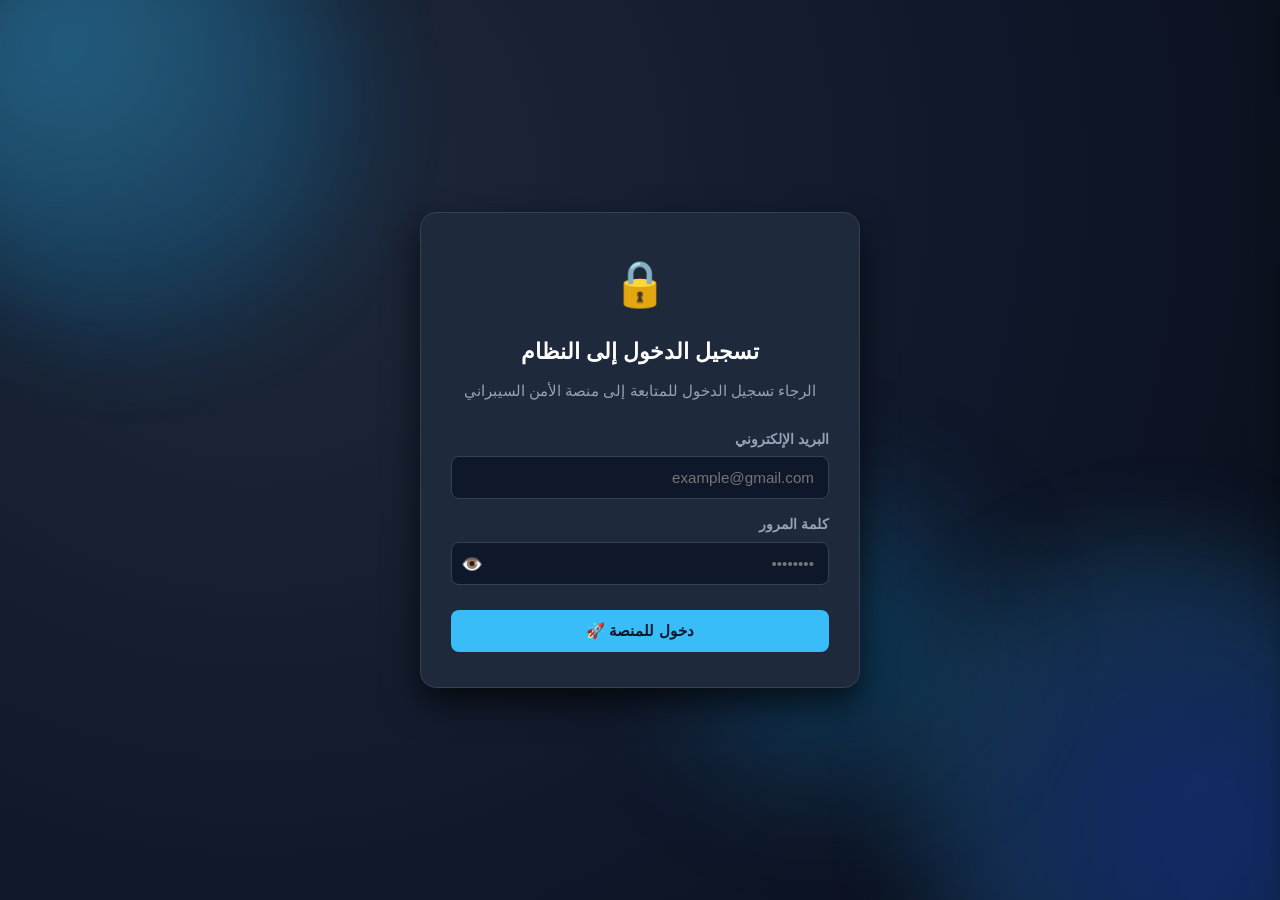
<file: index.html>
<!DOCTYPE html>
<html lang="ar" dir="rtl" id="htmlRoot">
<head>
    <meta charset="UTF-8">
    <meta name="viewport" content="width=device-width, initial-scale=1.0">
    <title data-i18n="pageTitle">نظام التوعية والتدريب في مجال الأمن السيبراني</title>
    <link rel="stylesheet" href="style.css">
    <style>
        /* تثبيت زر اللغة وزر القائمة أثناء التمرير (مثل صفحة الفصل الأول) */
        #mainDashboard.fade-in {
            animation: fadeInDashboard 0.8s ease backwards;
        }
    </style>
</head>
<body>

    <!-- نافذة تسجيل الدخول -->
    <div id="authGate" class="cyber-modal-overlay">
        <div class="liquid-bg">
            <div class="blob blob-1"></div>
            <div class="blob blob-2"></div>
            <div class="blob blob-3"></div>
        </div>
        <div class="cyber-auth-card">
            <div class="card-icon">🔒</div>
            <h2 data-i18n="loginTitle">تسجيل الدخول إلى النظام</h2>
            <p class="card-sub" data-i18n="loginSub">الرجاء تسجيل الدخول للمتابعة إلى منصة الأمن السيبراني</p>
            
            <form id="loginForm" onsubmit="handleLogin(event)">
                <div class="input-group">
                    <label for="emailInput" data-i18n="emailLabel">البريد الإلكتروني</label>
                    <input type="email" id="emailInput" placeholder="example@gmail.com" autocomplete="email" required>
                </div>

                <div class="input-group">
                    <label for="passwordInput" data-i18n="passwordLabel">كلمة المرور</label>
                    <div class="password-wrapper">
                        <input type="password" id="passwordInput" placeholder="••••••••" autocomplete="current-password" required>
                        <button type="button" class="eye-btn" onclick="togglePasswordVisibility()">👁️</button>
                    </div>
                </div>

                <div id="loginError" class="error-message" style="display: none;" data-i18n="errorMsg">
                    ⚠️ عذراً، يجب أن ينتهي البريد الإلكتروني بـ @gmail.com
                </div>

                <button type="submit" class="cyber-btn primary-btn" data-i18n="loginBtn">
                    دخول للمنصة 🚀
                </button>
            </form>
        </div>
    </div>

    <!-- القائمة الجانبية العائمة -->
    <div id="sidebarOverlay" class="sidebar-overlay" onclick="toggleSidebar()"></div>
    <aside id="cyberSidebar" class="cyber-sidebar">
        <div class="sidebar-header">
            <h3 data-i18n="sidebarTitle">قائمة التنقل</h3>
            <button class="close-sidebar" onclick="toggleSidebar()">✕</button>
        </div>
        <div class="sidebar-user-info">
            <span id="sidebarUserText">المستخدم: زائر</span>
        </div>
        <ul class="sidebar-links">
            <li><a href="#" onclick="toggleSidebar()" data-i18n="menuHome">🏠 الرئيسية ولوحة التحكم</a></li>
            
            <li class="has-dropdown">
                <button class="dropdown-btn" onclick="toggleDropdown(this)">
                    <span data-i18n="menuSettings">🔐 الإعدادات</span>
                    <span class="arrow-icon">▼</span>
                </button>
                <div class="dropdown-container">
                    <a href="#" onclick="openGeneralSettings(); toggleSidebar();" data-i18n="menuGenSettings">⚙️ الإعدادات العامة</a>
                    <a href="#" onclick="openUsersManagement(); toggleSidebar();" data-i18n="menuUsers">👥 إدارة المستخدمين</a>
                </div>
            </li>

            <li class="sidebar-logout"><a href="#" onclick="handleLogout(); toggleSidebar();" data-i18n="menuLogout">🚪 تسجيل الخروج</a></li>
        </ul>
    </aside>

    <!-- نافذة الإعدادات العامة -->
    <div id="generalSettingsModal" class="sub-modal-overlay" style="display: none;">
        <div class="sub-modal-card">
            <div class="sub-modal-header">
                <h3 data-i18n="settingsModalTitle">⚙️ الإعدادات العامة للنظام</h3>
                <button onclick="closeGeneralSettings()">✕</button>
            </div>
            <div class="settings-body">
                <div class="setting-item">
                    <div class="setting-info">
                        <h4 data-i18n="themeTitle">الوضع الفاتح</h4>
                        <p data-i18n="themeDesc">تفعيل المظهر الفاتح للمنصة</p>
                    </div>
                    <label class="switch">
                        <input type="checkbox" id="themeToggleSwitch">
                        <span class="slider round"></span>
                    </label>
                </div>
                <div class="setting-item">
                    <div class="setting-info">
                        <h4 data-i18n="backupTitle">النسخ الاحتياطي التلقائي</h4>
                        <p data-i18n="backupDesc">حفظ جلسة الدخول وتخطي شاشة الدخول تلقائياً</p>
                    </div>
                    <label class="switch">
                        <input type="checkbox" id="backupToggleSwitch" checked>
                        <span class="slider round"></span>
                    </label>
                </div>
            </div>
            <button class="primary-btn" onclick="applyAndSaveSettings()" style="margin-top: 20px;" data-i18n="saveBtn">حفظ وإغلاق</button>
        </div>
    </div>

    <!-- نافذة إدارة المستخدمين -->
    <div id="usersModal" class="sub-modal-overlay" style="display: none;">
        <div class="sub-modal-card wide-card">
            <div class="sub-modal-header">
                <h3 data-i18n="usersModalTitle">👥 إدارة المستخدمين والصلاحيات</h3>
                <button onclick="closeUsersManagement()">✕</button>
            </div>
            <div class="users-table-container">
                <table class="users-table">
                    <thead>
                        <tr>
                            <th data-i18n="tableUser">اسم المستخدم</th>
                            <th data-i18n="tableStatus">الحالة</th>
                            <th data-i18n="tableAction">الإجراء</th>
                        </tr>
                    </thead>
                    <tbody>
                        <tr>
                            <td id="tableUsernameCell">admin</td>
                            <td><span class="status-active" data-i18n="activeStatus">نشط</span></td>
                            <td><button class="edit-btn" onclick="editCurrentActiveUser()" data-i18n="editBtn">تعديل</button></td>
                        </tr>
                    </tbody>
                </table>
            </div>
            <button class="primary-btn" onclick="closeUsersManagement()" style="margin-top: 20px;" data-i18n="closeBtn">إغلاق</button>
        </div>
    </div>

    <!-- المنصة الرئيسية -->
    <div id="mainDashboard" style="display: none;">
        <div class="top-controls">
            <button class="menu-toggle-btn" onclick="toggleSidebar()" aria-label="القائمة">
                <span></span>
                <span></span>
                <span></span>
            </button>
            <button class="lang-switch-btn" onclick="toggleLanguage()">🌐 EN / AR</button>
        </div>

        <header class="header">
            <!-- أنميشن النيازك السيبرانية المستمرة في خلفية الهيدر -->
            <div class="meteors-container">
                <span class="meteor"></span>
                <span class="meteor"></span>
                <span class="meteor"></span>
                <span class="meteor"></span>
                <span class="meteor"></span>
                <span class="meteor"></span>
                <span class="meteor"></span>
                <span class="meteor"></span>
                <span class="meteor"></span>
                <span class="meteor"></span>
            </div>

            <div class="university-header">
                <div class="logo-box">
                    <img src="logo.png" alt="شعار الجامعة" class="uni-logo">
                </div>
                <div class="info-text">
                    <h3 data-i18n="uni1">وزارة التعليم العالي والبحث العلمي</h3>
                    <h4 data-i18n="uni2">جامعة الفرات الأوسط التقنية</h4>
                    <h4 data-i18n="uni3">كلية البوليتكنك - كربلاء</h4>
                    <h5 data-i18n="uni4">قسم هندسة تكنولوجيا المعلومات</h5>
                </div>
            </div>

            <hr class="header-divider">

            <h1 class="main-title" data-i18n="mainTitle">نظام التوعية والتدريب في مجال الأمن السيبراني</h1>
            <p class="subtitle" data-i18n="subTitle">منصة رقمية تفاعلية لبناء الوعي الأمني والدفاع السيبراني</p>
        </header>

        <main class="main-content">
            <section class="intro-card">
                <div class="supervision-box">
                    <p><strong data-i18n="supervisionLabel">👨‍🏫 إشراف:</strong> <span data-i18n="supervisorName">م.م. حسن صلاح الحسيني</span></p>
                    <p><strong data-i18n="studentsLabel">👥 إعداد طلاب هندسة تكنولوجيا المعلومات:</strong> <span data-i18n="studentsNames">علي محمد جبار | علي رحمن حسن | علي مرتضى عمار | غدير علاء حمزه | مؤمل سعدي عزيز</span></p>
                </div>
                <hr class="supervision-divider">

                <h2 class="centered-title" data-i18n="introHeading">المقدمة</h2>
                <p class="project-goal" data-i18n="introText">
                    يأتي هذا المشروع كخطوة استراتيجية متقدمة في مجال أمن المعلومات وحماية البيانات الرقمية في ظل التطور المتسارع للهجمات السيبرانية واستهداف البنى التحتية والمؤسسات والأفراد. يهدف هذا النظام الأساسي إلى نشر ثقافة الوعي السيبراني الشامل، وتعزيز القدرات الدفاعية ضد التهديدات الإلكترونية المتنوعة مثل هجمات التصيد الاحتيالي، الهندسة الاجتماعية، البرمجيات الخبيثة، وأساليب الاختراق المتقدمة. كما يوفر النظام بيئة تعليمية وتدريبية تفاعلية ومحاكاة حية تُمكّن المستخدمين من اكتشاف الثغرات وتطبيق أفضل الممارسات العالمية في إدارة كلمات المرور وتأمين الحسابات الرقمية بكفاءة عالية، ليكون بمثابة حصن رقمي يسهم في بناء مجتمع واعٍ وقادر على مواجهة التحديات التكنولوجية المعاصرة بأمان تام.
                </p>
            </section>

            <h2 class="section-heading" data-i18n="modulesHeading">📚 محاور النظام والوحدات التدريبية</h2>
            <section class="features-grid">
                <a href="chapter1.html" class="feature-card-link">
                    <div class="feature-box">
                        <div class="box-icon">🛡️</div>
                        <h3 data-i18n="mod1Title">أساسيات الأمن السيبراني</h3>
                        <p data-i18n="mod1Desc">تعرف على المفاهيم الأساسية، التهديدات والمخاطر الإلكترونية وكيفية تجنبها للحد من الهجمات.</p>
                    </div>
                </a>
                <a href="chapter2.html" class="feature-card-link">
                    <div class="feature-box">
                        <div class="box-icon">🎣</div>
                        <h3 data-i18n="mod2Title">كشف التصيد الاحتيالي</h3>
                        <p data-i18n="mod2Desc">تمارين عملية لاكتشاف الرسائل المزيفة والروابط المشبوهة قبل الوقوع ضحية للهندسة الاجتماعية.</p>
                    </div>
                </a>
                <a href="chapter3.html" class="feature-card-link">
                    <div class="feature-box">
                        <div class="box-icon">🔑</div>
                        <h3 data-i18n="mod3Title">كلمات المرور والمصادقة</h3>
                        <p data-i18n="mod3Desc">تعلم كيفية إنشاء كلمات مرور معقدة وتفعيل المصادقة الثنائية (2FA) لحماية حساباتك الحساسة.</p>
                    </div>
                </a>
                <a href="chapter4.html" class="feature-card-link">
                    <div class="feature-box">
                        <div class="box-icon">🦠</div>
                        <h3 data-i18n="mod4Title">البرمجيات الخبيثة وفيروسات الفدية</h3>
                        <p data-i18n="mod4Desc">فهم آليات عمل الفيروسات المدمرة، ملفات التروجان، وكيفية حماية الأنظمة واستعادة البيانات.</p>
                    </div>
                </a>
                <a href="chapter5.html" class="feature-card-link">
                    <div class="feature-box">
                        <div class="box-icon">🌐</div>
                        <h3 data-i18n="mod5Title">أمن الشبكات وحمايتها</h3>
                        <p data-i18n="mod5Desc">دراسة جدران الحماية (Firewalls)، تأمين الاتصالات اللاسلكية، وكشف التسلل الرقمي المبكر.</p>
                    </div>
                </a>
                <a href="chapter6.html" class="feature-card-link">
                    <div class="feature-box">
                        <div class="box-icon">📂</div>
                        <h3 data-i18n="mod6Title">حماية البيانات</h3>
                        <p data-i18n="mod6Desc">تصنيف المعلومات وحفظها ومشاركتها بصورة آمنة ومنع تسريبها.</p>
                    </div>
                </a>
                <a href="chapter7.html" class="feature-card-link">
                    <div class="feature-box">
                        <div class="box-icon">💾</div>
                        <h3 data-i18n="mod7Title">النسخ الاحتياطي</h3>
                        <p data-i18n="mod7Desc">إعداد النسخ الاحتياطية واختبار استعادة البيانات لمواجهة الحالات الطارئة.</p>
                    </div>
                </a>
                <a href="chapter8.html" class="feature-card-link">
                    <div class="feature-box">
                        <div class="box-icon">📱</div>
                        <h3 data-i18n="mod8Title">أمن الأجهزة</h3>
                        <p data-i18n="mod8Desc">التحديثات الأمنية ومكافحة البرمجيات الخبيثة وتأمين الأجهزة الشخصية.</p>
                    </div>
                </a>
                <a href="chapter9.html" class="feature-card-link">
                    <div class="feature-box">
                        <div class="box-icon">🤖</div>
                        <h3 data-i18n="mod9Title">الذكاء الاصطناعي والأمن السيبراني</h3>
                        <p data-i18n="mod9Desc">حماية البيانات عند استخدام أدوات الذكاء الاصطناعي والتعامل مع تقنياته.</p>
                    </div>
                </a>
                <a href="chapter10.html" class="feature-card-link">
                    <div class="feature-box">
                        <div class="box-icon">🚨</div>
                        <h3 data-i18n="mod10Title">الاستجابة للحوادث</h3>
                        <p data-i18n="mod10Desc">الإبلاغ عن الحوادث الأمنية والتعامل معها بالطرق الصحيحة.</p>
                    </div>
                </a>
                <a href="chapter11.html" class="feature-card-link">
                    <div class="feature-box">
                        <div class="box-icon">🏢</div>
                        <h3 data-i18n="mod11Title">الأمن السيبراني في بيئة العمل</h3>
                        <p data-i18n="mod11Desc">الالتزام بالسياسات والتعليمات الأمنية المؤسسية بحرفية عالية.</p>
                    </div>
                </a>
                <a href="final_exam.html" class="feature-card-link">
                    <div class="feature-box">
                        <div class="box-icon">🏆</div>
                        <h3 data-i18n="mod12Title">الاختبار النهائي وتقييم الوعي</h3>
                        <p data-i18n="mod12Desc">اختبر معلوماتك ومهاراتك السيبرانية التي اكتسبتها عبر الوحدات التدريبية السابقة.</p>
                    </div>
                </a>
            </section>
        </main>

        <footer class="footer">
            <p data-i18n="footerText">جميع حقوق الطبع والنشر محفوظة © 2027 | نظام التوعية والتدريب في مجال الأمن السيبراني</p>
        </footer>
    </div>

    <script src="script.js"></script>
</body>
</html>
</file>
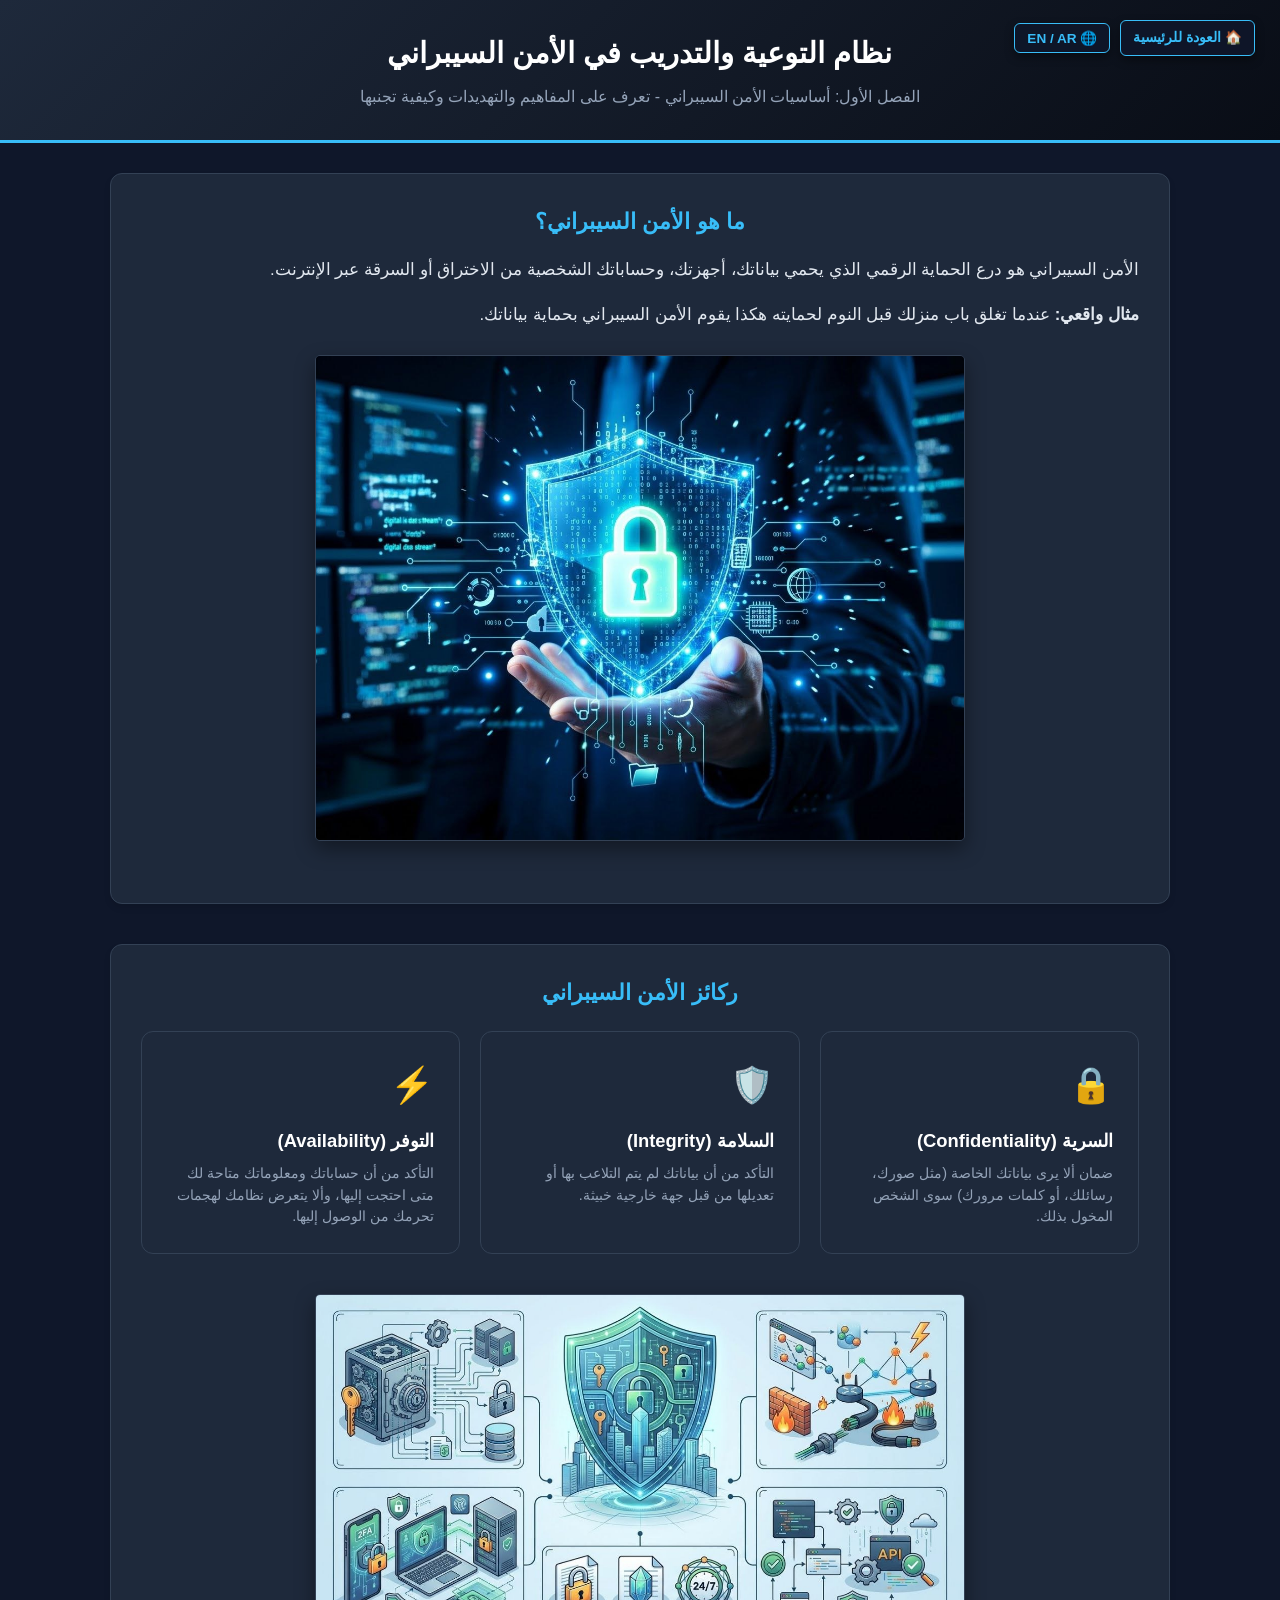
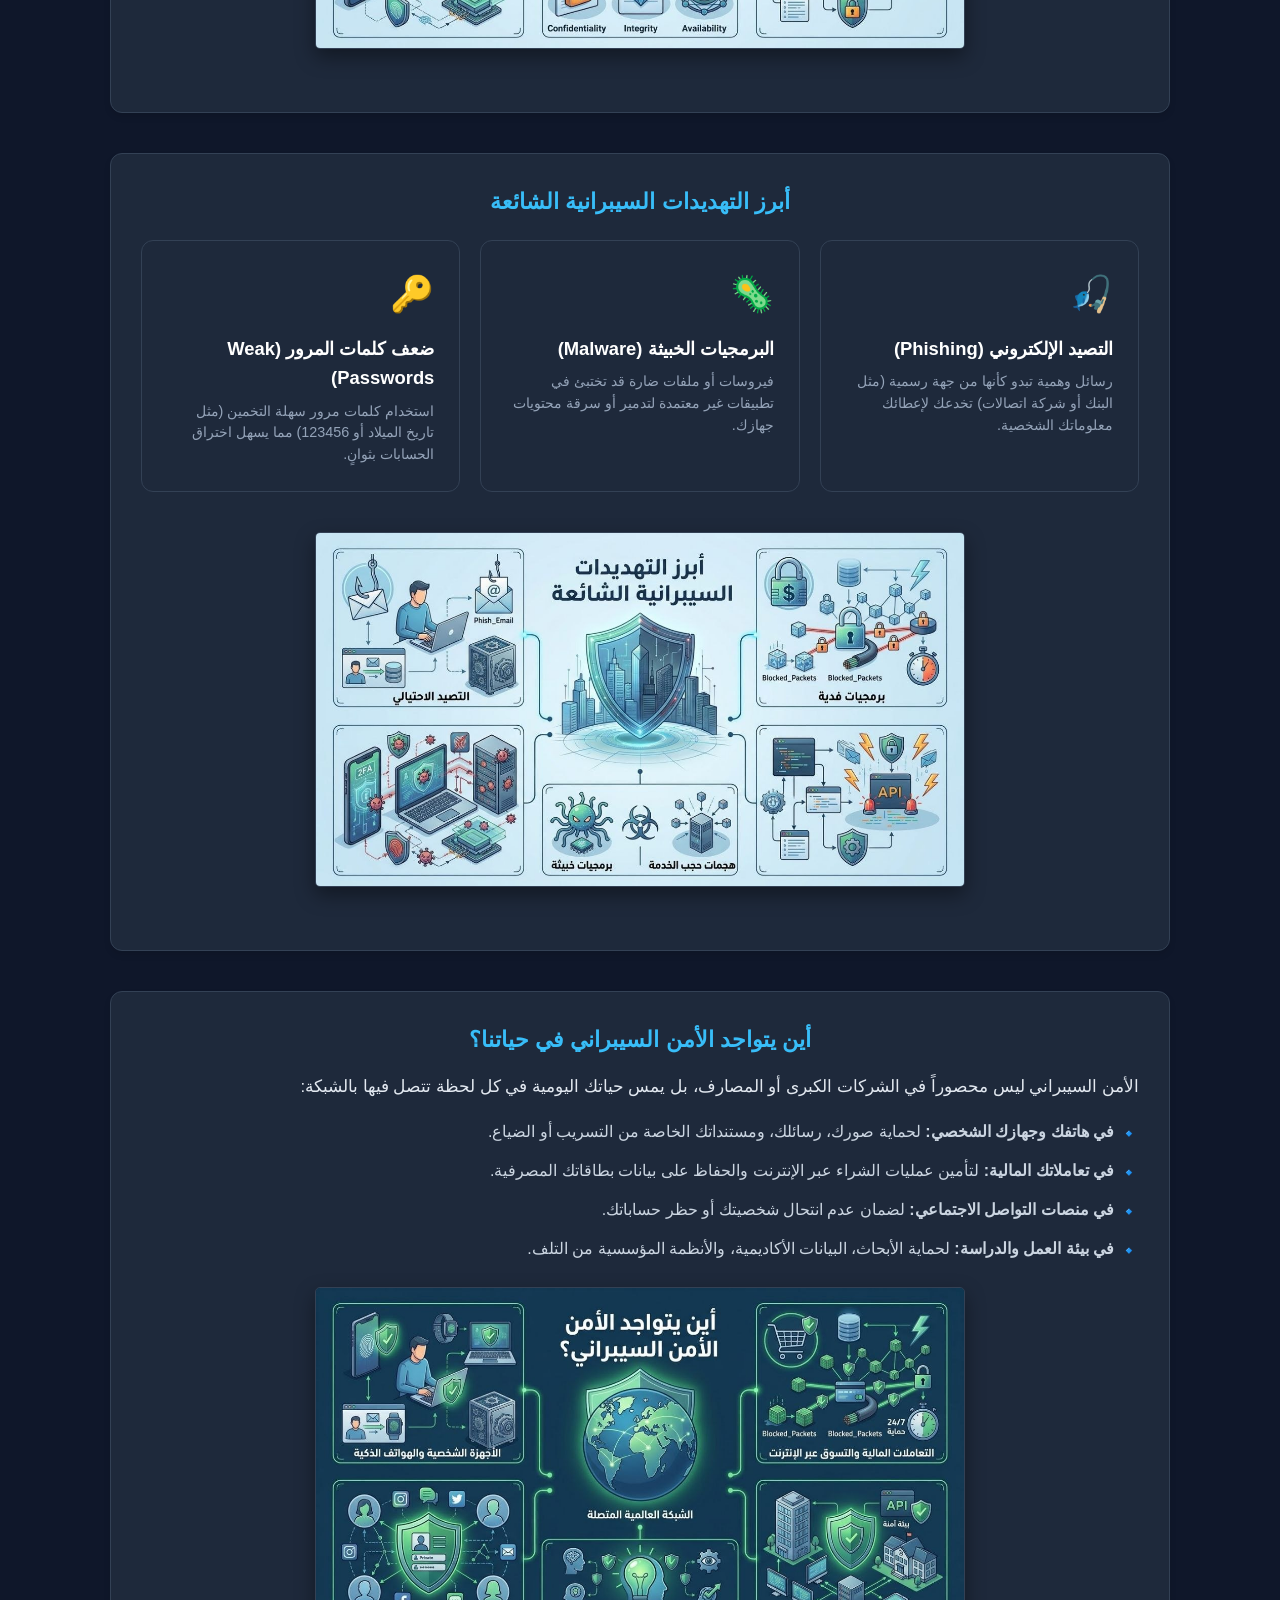
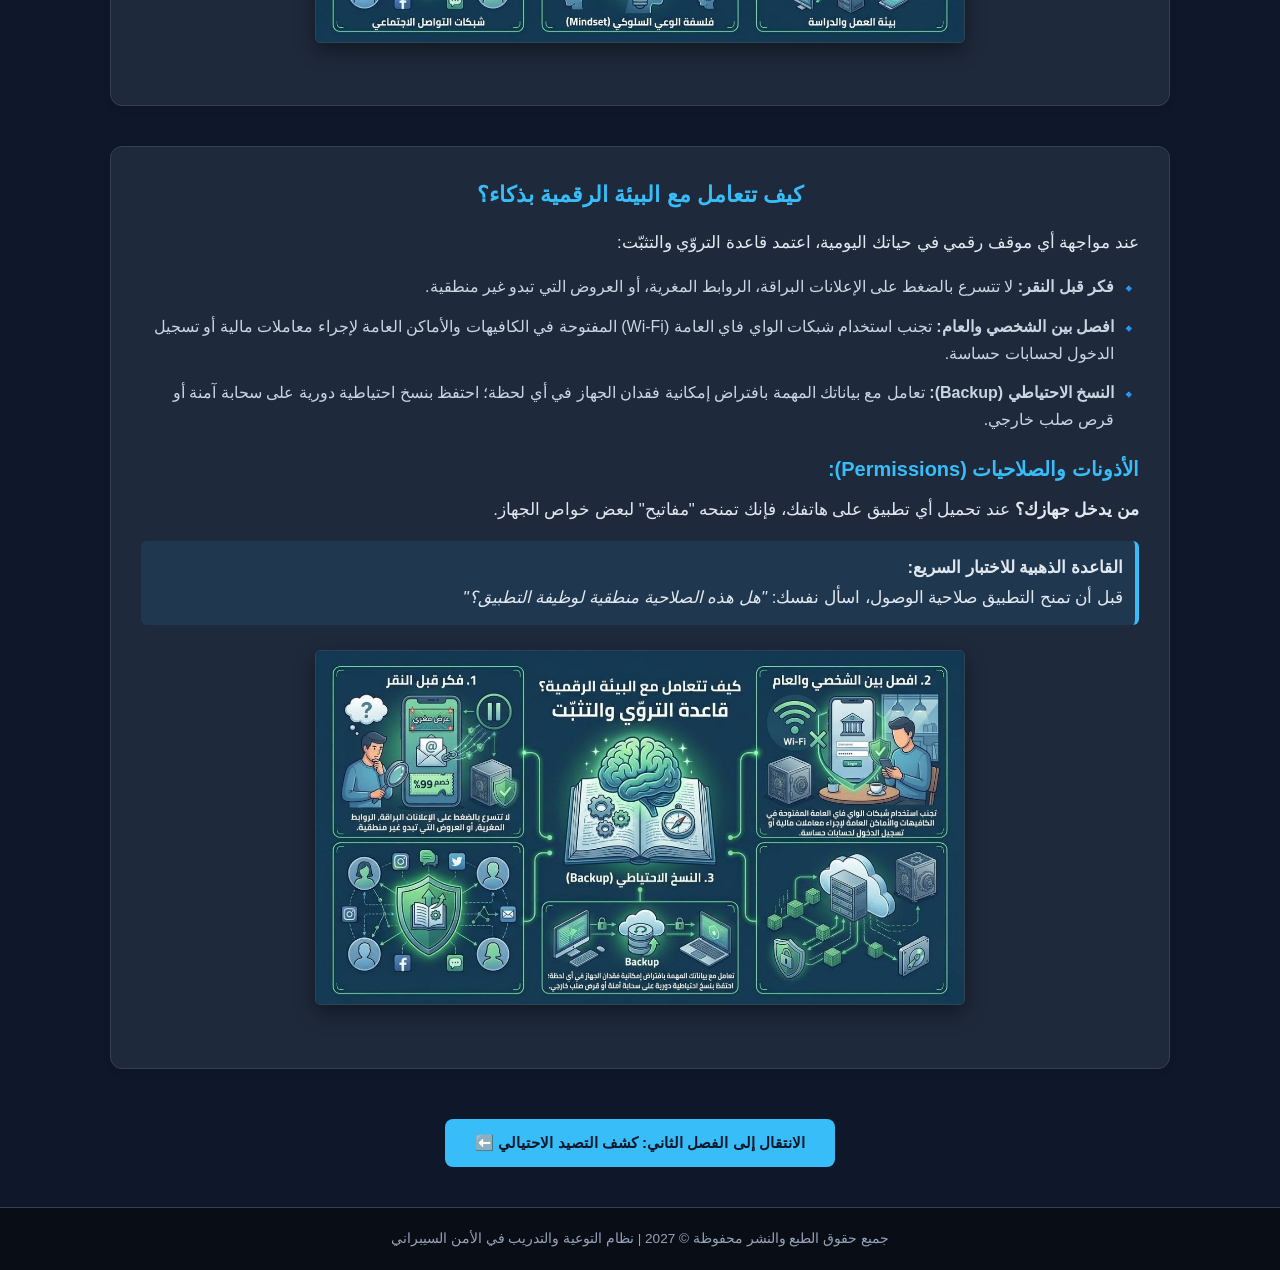
<file: chapter1.html>
<!DOCTYPE html>
<html lang="ar" dir="rtl" id="htmlRoot">
<head>
    <meta charset="UTF-8">
    <meta name="viewport" content="width=device-width, initial-scale=1.0">
    <title data-i18n="ch1PageTitle">نظام التوعية والتدريب في الأمن السيبراني - الفصل الأول</title>
    <link rel="stylesheet" href="style.css">
    <style>
        .slide-in-right {
            animation: slideRight 0.8s cubic-bezier(0.25, 1, 0.5, 1) forwards;
        }
        @keyframes slideRight {
            0% { opacity: 0; transform: translateX(60px); }
            100% { opacity: 1; transform: translateX(0); }
        }
        .media-box { text-align: center; margin: 25px 0; }
        .media-box img {
            max-width: 650px; height: auto; border-radius: 5px;
            border: 1px solid #334155; box-shadow: 0 8px 20px rgba(0,0,0,0.4);
        }
        .content-paragraph { color: #e2e8f0; font-size: 1.05rem; line-height: 1.8; margin-bottom: 15px; }
        body.light-mode .content-paragraph { color: #0f172a !important; font-weight: 500; }
        
        .sub-heading { color: #38bdf8; font-size: 1.25rem; margin: 20px 0 10px 0; }
        body.light-mode .sub-heading { color: #2563eb !important; }

        .custom-list { list-style: none; padding-right: 0; margin-bottom: 20px; }
        .custom-list li { position: relative; padding-right: 25px; margin-bottom: 12px; color: #cbd5e1; line-height: 1.7; }
        body.light-mode .custom-list li { color: #1e293b !important; font-weight: 500; }
        .custom-list li::before { content: "🔹"; position: absolute; right: 0; top: 2px; }

        body.light-mode .intro-card { background-color: #ffffff !important; color: #0f172a !important; border-color: #cbd5e1; }
        body.light-mode .feature-box { background-color: #ffffff !important; color: #0f172a !important; border-color: #cbd5e1; }
        body.light-mode .feature-box h3, body.light-mode .feature-box p { color: #0f172a !important; }
        body.light-mode .centered-title { color: #2563eb !important; }
    </style>
</head>
<body>

    <!-- أدوات التحكم العلوية -->
    <div class="top-controls">
        <a href="index.html" class="lang-switch-btn" style="text-decoration: none;" onclick="localStorage.setItem('cyberBackupEnabled', 'true');" data-i18n="backHome">🏠 العودة للرئيسية</a>
        <button class="lang-switch-btn" onclick="toggleChapterLanguage()">🌐 EN / AR</button>
    </div>

    <!-- رأس الصفحة -->
    <header class="header slide-in-right">
        <h1 class="main-title" data-i18n="mainTitle">نظام التوعية والتدريب في الأمن السيبراني</h1>
        <p class="subtitle" data-i18n="ch1SubTitle">الفصل الأول: أساسيات الأمن السيبراني - تعرف على المفاهيم والتهديدات وكيفية تجنبها</p>
    </header>

    <main class="main-content slide-in-right">
        
        <section class="intro-card">
            <h2 class="centered-title" data-i18n="ch1Title1">ما هو الأمن السيبراني؟</h2>
            <p class="content-paragraph" data-i18n="ch1Text1">
                الأمن السيبراني هو درع الحماية الرقمي الذي يحمي بياناتك، أجهزتك، وحساباتك الشخصية من الاختراق أو السرقة عبر الإنترنت.
            </p>
            <p class="content-paragraph" data-i18n="ch1Text1Real">
                <strong>مثال واقعي:</strong> عندما تغلق باب منزلك قبل النوم لحمايته هكذا يقوم الأمن السيبراني بحماية بياناتك.
            </p>
            <div class="media-box">
                <img src="img1.jpg" alt="درع الحماية الرقمية">
            </div>
        </section>

        <section class="intro-card">
            <h2 class="centered-title" data-i18n="ch1Title2">ركائز الأمن السيبراني</h2>
            <div class="features-grid" style="margin-top: 20px;">
                <div class="feature-box">
                    <div class="box-icon">🔒</div>
                    <h3 data-i18n="c1Title">السرية (Confidentiality)</h3>
                    <p data-i18n="c1Desc">ضمان ألا يرى بياناتك الخاصة (مثل صورك، رسائلك، أو كلمات مرورك) سوى الشخص المخول بذلك.</p>
                </div>
                <div class="feature-box">
                    <div class="box-icon">🛡️</div>
                    <h3 data-i18n="c2Title">السلامة (Integrity)</h3>
                    <p data-i18n="c2Desc">التأكد من أن بياناتك لم يتم التلاعب بها أو تعديلها من قبل جهة خارجية خبيثة.</p>
                </div>
                <div class="feature-box">
                    <div class="box-icon">⚡</div>
                    <h3 data-i18n="c3Title">التوفر (Availability)</h3>
                    <p data-i18n="c3Desc">التأكد من أن حساباتك ومعلوماتك متاحة لك متى احتجت إليها، وألا يتعرض نظامك لهجمات تحرمك من الوصول إليها.</p>
                </div>
            </div>
            <div class="media-box">
                <img src="img2.jpg" alt="مخطط ركائز الأمن السيبراني">
            </div>
        </section>

        <section class="intro-card">
            <h2 class="centered-title" data-i18n="ch1Title3">أبرز التهديدات السيبرانية الشائعة</h2>
            <div class="features-grid" style="margin-top: 20px;">
                <div class="feature-box">
                    <div class="box-icon">🎣</div>
                    <h3 data-i18n="t1Title">التصيد الإلكتروني (Phishing)</h3>
                    <p data-i18n="t1Desc">رسائل وهمية تبدو كأنها من جهة رسمية (مثل البنك أو شركة اتصالات) تخدعك لإعطائك معلوماتك الشخصية.</p>
                </div>
                <div class="feature-box">
                    <div class="box-icon">🦠</div>
                    <h3 data-i18n="t2Title">البرمجيات الخبيثة (Malware)</h3>
                    <p data-i18n="t2Desc">فيروسات أو ملفات ضارة قد تختبئ في تطبيقات غير معتمدة لتدمير أو سرقة محتويات جهازك.</p>
                </div>
                <div class="feature-box">
                    <div class="box-icon">🔑</div>
                    <h3 data-i18n="t3Title">ضعف كلمات المرور (Weak Passwords)</h3>
                    <p data-i18n="t3Desc">استخدام كلمات مرور سهلة التخمين (مثل تاريخ الميلاد أو 123456) مما يسهل اختراق الحسابات بثوانٍ.</p>
                </div>
            </div>
            <div class="media-box">
                <img src="img3.jpg" alt="أبرز التهديدات السيبرانية الشائعة">
            </div>
        </section>

        <section class="intro-card">
            <h2 class="centered-title" data-i18n="ch1Title4">أين يتواجد الأمن السيبراني في حياتنا؟</h2>
            <p class="content-paragraph" data-i18n="ch1Text4">
                الأمن السيبراني ليس محصوراً في الشركات الكبرى أو المصارف، بل يمس حياتك اليومية في كل لحظة تتصل فيها بالشبكة:
            </p>
            <ul class="custom-list">
                <li data-i18n="l1"><strong>في هاتفك وجهازك الشخصي:</strong> لحماية صورك، رسائلك، ومستنداتك الخاصة من التسريب أو الضياع.</li>
                <li data-i18n="l2"><strong>في تعاملاتك المالية:</strong> لتأمين عمليات الشراء عبر الإنترنت والحفاظ على بيانات بطاقاتك المصرفية.</li>
                <li data-i18n="l3"><strong>في منصات التواصل الاجتماعي:</strong> لضمان عدم انتحال شخصيتك أو حظر حساباتك.</li>
                <li data-i18n="l4"><strong>في بيئة العمل والدراسة:</strong> لحماية الأبحاث، البيانات الأكاديمية، والأنظمة المؤسسية من التلف.</li>
            </ul>
            <div class="media-box">
                <img src="img4.jpg" alt="أين يتواجد الأمن السيبراني في حياتنا">
            </div>
        </section>

        <section class="intro-card">
            <h2 class="centered-title" data-i18n="ch1Title5">كيف تتعامل مع البيئة الرقمية بذكاء؟</h2>
            <p class="content-paragraph" data-i18n="ch1Text5">
                عند مواجهة أي موقف رقمي في حياتك اليومية، اعتمد قاعدة التروّي والتثبّت:
            </p>
            <ul class="custom-list">
                <li data-i18n="s1"><strong>فكر قبل النقر:</strong> لا تتسرع بالضغط على الإعلانات البراقة، الروابط المغرية، أو العروض التي تبدو غير منطقية.</li>
                <li data-i18n="s2"><strong>افصل بين الشخصي والعام:</strong> تجنب استخدام شبكات الواي فاي العامة (Wi-Fi) المفتوحة في الكافيهات والأماكن العامة لإجراء معاملات مالية أو تسجيل الدخول لحسابات حساسة.</li>
                <li data-i18n="s3"><strong>النسخ الاحتياطي (Backup):</strong> تعامل مع بياناتك المهمة بافتراض إمكانية فقدان الجهاز في أي لحظة؛ احتفظ بنسخ احتياطية دورية على سحابة آمنة أو قرص صلب خارجي.</li>
            </ul>

            <h3 class="sub-heading" data-i18n="permTitle">الأذونات والصلاحيات (Permissions):</h3>
            <p class="content-paragraph" data-i18n="permText1">
                <strong>من يدخل جهازك؟</strong> عند تحميل أي تطبيق على هاتفك، فإنك تمنحه "مفاتيح" لبعض خواص الجهاز.
            </p>
            <p class="content-paragraph" style="background: rgba(56, 189, 248, 0.1); padding: 12px; border-right: 4px solid #38bdf8; border-radius: 6px;" data-i18n="permText2">
                <strong>القاعدة الذهبية للاختبار السريع:</strong><br>
                قبل أن تمنح التطبيق صلاحية الوصول، اسأل نفسك: <em>"هل هذه الصلاحية منطقية لوظيفة التطبيق؟"</em>
            </p>
            <div class="media-box">
                <img src="img5.jpg" alt="دليل التحقق من الأذونات والصلاحيات">
            </div>
        </section>

        <div style="text-align: center; margin: 40px 0;">
            <a href="chapter2.html" class="primary-btn" style="display: inline-block; padding: 12px 30px; text-decoration: none; width: auto;" data-i18n="nextChapterBtn">الانتقال إلى الفصل الثاني: كشف التصيد الاحتيالي ⬅️</a>
        </div>
    </main>

    <footer class="footer">
        <p data-i18n="footerText">جميع حقوق الطبع والنشر محفوظة © 2027 | نظام التوعية والتدريب في الأمن السيبراني</p>
    </footer>

    <script>
        let currentLang = localStorage.getItem('cyberLang') || 'ar';
        
        const ch1Translations = {
            ar: {
                backHome: "🏠 العودة للرئيسية",
                mainTitle: "نظام التوعية والتدريب في الأمن السيبراني",
                ch1SubTitle: "الفصل الأول: أساسيات الأمن السيبراني - تعرف على المفاهيم والتهديدات وكيفية تجنبها",
                ch1Title1: "ما هو الأمن السيبراني؟",
                ch1Text1: "الأمن السيبراني هو درع الحماية الرقمي الذي يحمي بياناتك، أجهزتك، وحساباتك الشخصية من الاختراق أو السرقة عبر الإنترنت.",
                ch1Text1Real: "مثال واقعي: عندما تغلق باب منزلك قبل النوم لحمايته هكذا يقوم الأمن السيبراني بحماية بياناتك.",
                ch1Title2: "ركائز الأمن السيبراني",
                c1Title: "السرية (Confidentiality)",
                c1Desc: "ضمان ألا يرى بياناتك الخاصة (مثل صورك، رسائلك، أو كلمات مرورك) سوى الشخص المخول بذلك.",
                c2Title: "السلامة (Integrity)",
                c2Desc: "التأكد من أن بياناتك لم يتم التلاعب بها أو تعديلها من قبل جهة خارجية خبيثة.",
                c3Title: "التوفر (Availability)",
                c3Desc: "التأكد من أن حساباتك ومعلوماتك متاحة لك متى احتجت إليها، وألا يتعرض نظامك لهجمات تحرمك من الوصول إليها.",
                ch1Title3: "أبرز التهديدات السيبرانية الشائعة",
                t1Title: "التصيد الإلكتروني (Phishing)",
                t1Desc: "رسائل وهمية تبدو كأنها من جهة رسمية (مثل البنك أو شركة اتصالات) تخدعك لإعطائك معلوماتك الشخصية.",
                t2Title: "البرمجيات الخبيثة (Malware)",
                t2Desc: "فيروسات أو ملفات ضارة قد تختبئ في تطبيقات غير معتمدة لتدمير أو سرقة محتويات جهازك.",
                t3Title: "ضعف كلمات المرور (Weak Passwords)",
                t3Desc: "استخدام كلمات مرور سهلة التخمين (مثل تاريخ الميلاد أو 123456) مما يسهل اختراق الحسابات بثوانٍ.",
                ch1Title4: "أين يتواجد الأمن السيبراني في حياتنا؟",
                ch1Text4: "الأمن السيبراني ليس محصوراً في الشركات الكبرى أو المصارف، بل يمس حياتك اليومية في كل لحظة تتصل فيها بالشبكة:",
                l1: "في هاتفك وجهازك الشخصي: لحماية صورك، رسائلك، ومستنداتك الخاصة من التسريب أو الضياع.",
                l2: "في تعاملاتك المالية: لتأمين عمليات الشراء عبر الإنترنت والحفاظ على بيانات بطاقاتك المصرفية.",
                l3: "في منصات التواصل الاجتماعي: لضمان عدم انتحال شخصيتك أو حظر حساباتك.",
                l4: "في بيئة العمل والدراسة: لحماية الأبحاث، البيانات الأكاديمية، والأنظمة المؤسسية من التلف.",
                ch1Title5: "كيف تتعامل مع البيئة الرقمية بذكاء؟",
                ch1Text5: "عند مواجهة أي موقف رقمي في حياتك اليومية، اعتمد قاعدة التروّي والتثبّت:",
                s1: "فكر قبل النقر: لا تتسرع بالضغط على الإعلانات البراقة، الروابط المغرية، أو العروض التي تبدو غير منطقية.",
                s2: "افصل بين الشخصي والعام: تجنب استخدام شبكات الواي فاي العامة (Wi-Fi) المفتوحة في الكافيهات والأماكن العامة لإجراء معاملات مالية أو تسجيل الدخول لحسابات حساسة.",
                s3: "النسخ الاحتياطي (Backup): تعامل مع بياناتك المهمة بافتراض إمكانية فقدان الجهاز في أي لحظة؛ احتفظ بنسخ احتياطية دورية على سحابة آمنة أو قرص صلب خارجي.",
                permTitle: "الأذونات والصلاحيات (Permissions):",
                permText1: "من يدخل جهازك؟ عند تحميل أي تطبيق على هاتفك، فإنك تمنحه \"مفاتيح\" لبعض خواص الجهاز.",
                permText2: "القاعدة الذهبية للاختبار السريع:\nقبل أن تمنح التطبيق صلاحية الوصول، اسأل نفسك: هل هذه الصلاحية منطقية لوظيفة التطبيق؟",
                nextChapterBtn: "الانتقال إلى الفصل الثاني: كشف التصيد الاحتيالي ⬅️",
                footerText: "جميع حقوق الطبع والنشر محفوظة © 2027 | نظام التوعية والتدريب في الأمن السيبراني"
            },
            en: {
                backHome: "🏠 Back to Home",
                mainTitle: "Cybersecurity Awareness and Training System",
                ch1SubTitle: "Chapter 1: Cybersecurity Basics - Learn core concepts, threats, and how to avoid them",
                ch1Title1: "What is Cybersecurity?",
                ch1Text1: "Cybersecurity is the digital shield that protects your data, devices, and personal accounts from online hacking or theft.",
                ch1Text1Real: "Real-world example: Just as you lock your front door before going to sleep to protect it, cybersecurity protects your data.",
                ch1Title2: "Core Pillars of Cybersecurity",
                c1Title: "Confidentiality",
                c1Desc: "Ensuring that only authorized individuals can view your private data (such as photos, messages, or passwords).",
                c2Title: "Integrity",
                c2Desc: "Making sure your data has not been tampered with or modified by malicious third parties.",
                c3Title: "Availability",
                c3Desc: "Ensuring your accounts and information are accessible whenever you need them, without interruption.",
                ch1Title3: "Common Cyber Threats",
                t1Title: "Phishing",
                t1Desc: "Fake messages appearing to be from official entities (like a bank or telecom) tricking you into revealing personal info.",
                t2Title: "Malware",
                t2Desc: "Viruses or harmful files hiding in unverified apps to destroy or steal your device contents.",
                t3Title: "Weak Passwords",
                t3Desc: "Using easily guessable passwords (like birthdates or 123456) making accounts vulnerable in seconds.",
                ch1Title4: "Where is Cybersecurity in Our Daily Lives?",
                ch1Text4: "Cybersecurity is not limited to major corporations or banks; it touches your daily life every moment you connect:",
                l1: "On your phone and personal device: Protecting your photos, messages, and private documents from leaks.",
                l2: "In financial transactions: Securing online purchases and safeguarding credit card data.",
                l3: "In social media platforms: Preventing identity impersonation or account bans.",
                l4: "In work and study environments: Shielding academic research and institutional systems from damage.",
                ch1Title5: "How to Smartly Navigate the Digital Environment?",
                ch1Text5: "When facing any digital situation, adopt the rule of deliberation and verification:",
                s1: "Think Before You Click: Don't rush into clicking flashy ads, tempting links, or illogical offers.",
                s2: "Separate Personal and Public: Avoid public Wi-Fi networks in cafes for financial transactions or logging into sensitive accounts.",
                s3: "Backup: Treat important data assuming device loss at any moment; keep periodic backups on secure clouds or external drives.",
                permTitle: "Permissions and Authorizations:",
                permText1: "Who enters your device? When downloading any app, you grant it 'keys' to certain device features.",
                permText2: "Golden Rule for Quick Testing:\nBefore granting app permission, ask yourself: Is this permission logical for the app's function?",
                nextChapterBtn: "Proceed to Chapter 2: Phishing Detection ➡️",
                footerText: "All Rights Reserved © 2027 | Cybersecurity Awareness and Training System"
            }
        };

        function toggleChapterLanguage() {
            currentLang = currentLang === 'ar' ? 'en' : 'ar';
            localStorage.setItem('cyberLang', currentLang);
            const htmlRoot = document.getElementById('htmlRoot');
            htmlRoot.setAttribute('lang', currentLang);
            htmlRoot.setAttribute('dir', currentLang === 'ar' ? 'rtl' : 'ltr');

            document.querySelectorAll('[data-i18n]').forEach(el => {
                const key = el.getAttribute('data-i18n');
                if (ch1Translations[currentLang][key]) {
                    el.innerText = ch1Translations[currentLang][key];
                }
            });
        }

        window.addEventListener('DOMContentLoaded', () => {
            if (currentLang === 'en') {
                toggleChapterLanguage();
                currentLang = 'en';
            }
            if (localStorage.getItem('cyberThemeMode') === 'light') {
                document.body.classList.add('light-mode');
            }
        });
    </script>
    <script src="script.js"></script>
</body>
</html>
</file>
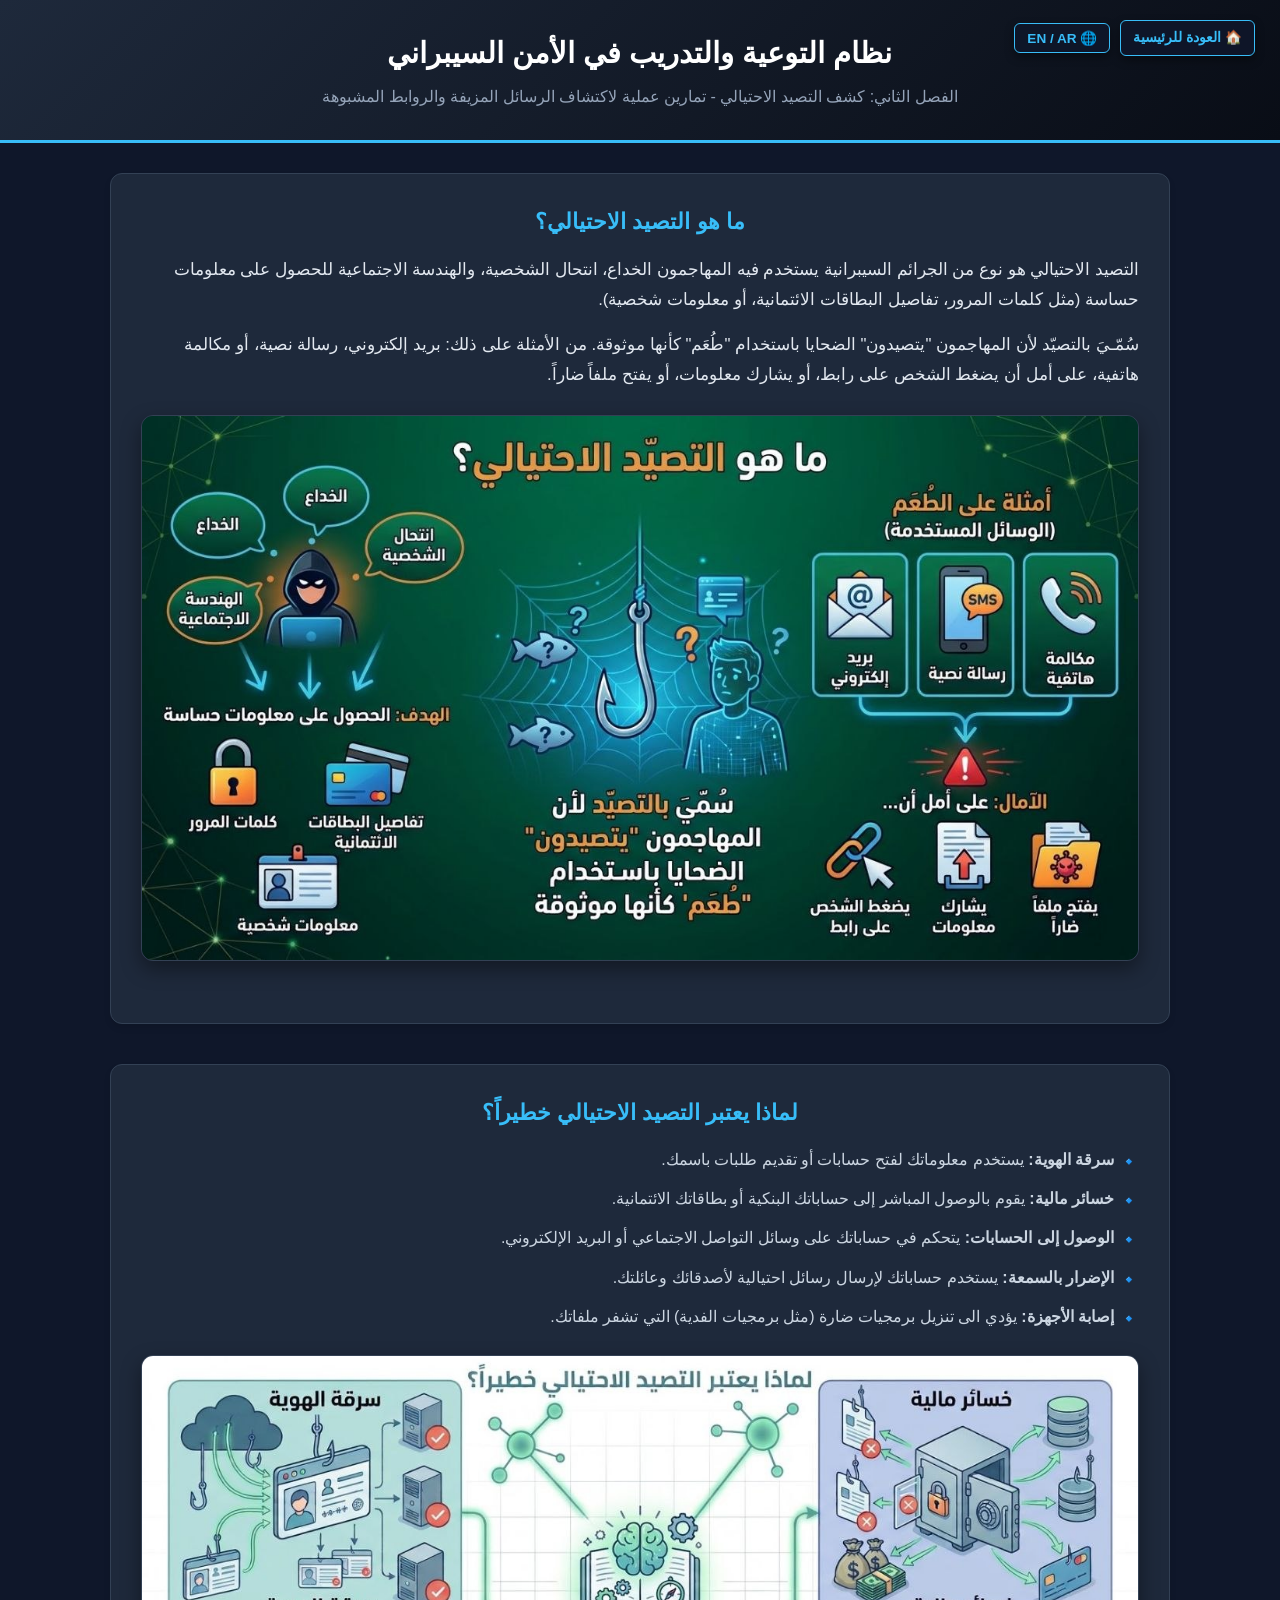
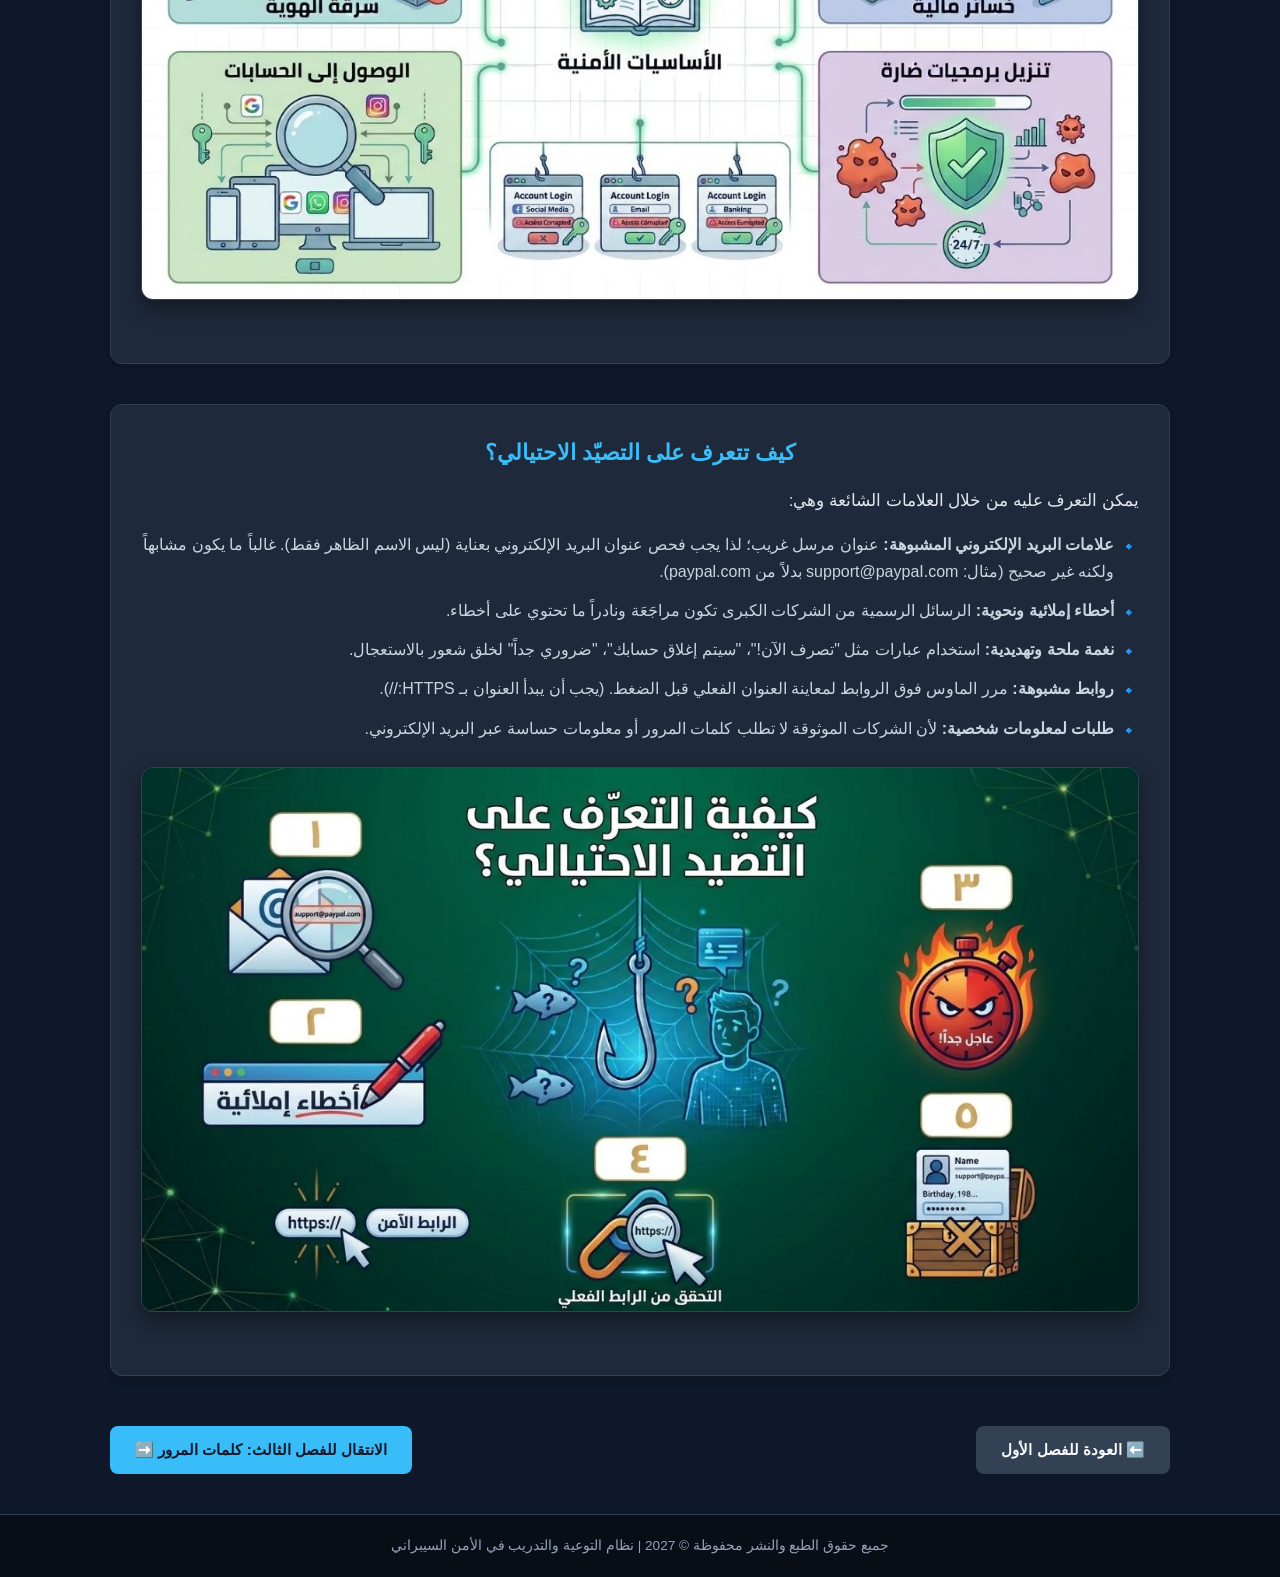
<file: chapter2.html>
<!DOCTYPE html>
<html lang="ar" dir="rtl" id="htmlRoot">
<head>
    <meta charset="UTF-8">
    <meta name="viewport" content="width=device-width, initial-scale=1.0">
    <title data-i18n="ch2PageTitle">نظام التوعية والتدريب في الأمن السيبراني - الفصل الثاني</title>
    <link rel="stylesheet" href="style.css">
    <style>
        .slide-in-right {
            animation: slideRight 0.8s cubic-bezier(0.25, 1, 0.5, 1) forwards;
        }
        @keyframes slideRight {
            0% { opacity: 0; transform: translateX(60px); }
            100% { opacity: 1; transform: translateX(0); }
        }
        .media-box { text-align: center; margin: 25px 0; }
        .media-box img {
            max-width: 100%; height: auto; border-radius: 12px;
            border: 1px solid #334155; box-shadow: 0 8px 20px rgba(0,0,0,0.4);
        }
        .content-paragraph { color: #e2e8f0; font-size: 1.05rem; line-height: 1.8; margin-bottom: 15px; }
        body.light-mode .content-paragraph { color: #0f172a !important; font-weight: 500; }
        
        .sub-heading { color: #38bdf8; font-size: 1.25rem; margin: 20px 0 10px 0; }
        body.light-mode .sub-heading { color: #2563eb !important; }

        .custom-list { list-style: none; padding-right: 0; margin-bottom: 20px; }
        .custom-list li { position: relative; padding-right: 25px; margin-bottom: 12px; color: #cbd5e1; line-height: 1.7; }
        body.light-mode .custom-list li { color: #1e293b !important; font-weight: 500; }
        .custom-list li::before { content: "🔹"; position: absolute; right: 0; top: 2px; }

        body.light-mode .intro-card { background-color: #ffffff !important; color: #0f172a !important; border-color: #cbd5e1; }
        body.light-mode .feature-box { background-color: #ffffff !important; color: #0f172a !important; border-color: #cbd5e1; }
        body.light-mode .feature-box h3, body.light-mode .feature-box p { color: #0f172a !important; }
        body.light-mode .centered-title { color: #2563eb !important; }
    </style>
</head>
<body>

    <!-- أدوات التحكم العلوية -->
    <div class="top-controls">
        <a href="index.html" class="lang-switch-btn" style="text-decoration: none;" onclick="localStorage.setItem('cyberBackupEnabled', 'true');" data-i18n="backHome">🏠 العودة للرئيسية</a>
        <button class="lang-switch-btn" onclick="toggleChapterLanguage()">🌐 EN / AR</button>
    </div>

    <!-- رأس الصفحة -->
    <header class="header slide-in-right">
        <h1 class="main-title" data-i18n="mainTitle">نظام التوعية والتدريب في الأمن السيبراني</h1>
        <p class="subtitle" data-i18n="ch2SubTitle">الفصل الثاني: كشف التصيد الاحتيالي - تمارين عملية لاكتشاف الرسائل المزيفة والروابط المشبوهة</p>
    </header>

    <main class="main-content slide-in-right">
        
        <!-- الفقرة الأولى -->
        <section class="intro-card">
            <h2 class="centered-title" data-i18n="ch2Title1">ما هو التصيد الاحتيالي؟</h2>
            <p class="content-paragraph" data-i18n="ch2Text1">
                التصيد الاحتيالي هو نوع من الجرائم السيبرانية يستخدم فيه المهاجمون الخداع، انتحال الشخصية، والهندسة الاجتماعية للحصول على معلومات حساسة (مثل كلمات المرور، تفاصيل البطاقات الائتمانية، أو معلومات شخصية).
            </p>
            <p class="content-paragraph" data-i18n="ch2Text1Sub">
                سُمّـيَ بالتصيّد لأن المهاجمون "يتصيدون" الضحايا باستخدام "طُعَم" كأنها موثوقة. من الأمثلة على ذلك: بريد إلكتروني، رسالة نصية، أو مكالمة هاتفية، على أمل أن يضغط الشخص على رابط، أو يشارك معلومات، أو يفتح ملفاً ضاراً.
            </p>
            <div class="media-box">
                <img src="c2img1.jpg" alt="مفهوم التصيد الاحتيالي">
            </div>
        </section>

        <!-- الفقرة الثانية -->
        <section class="intro-card">
            <h2 class="centered-title" data-i18n="ch2Title2">لماذا يعتبر التصيد الاحتيالي خطيراً؟</h2>
            <ul class="custom-list">
                <li data-i18n="p1"><strong>سرقة الهوية:</strong> يستخدم معلوماتك لفتح حسابات أو تقديم طلبات باسمك.</li>
                <li data-i18n="p2"><strong>خسائر مالية:</strong> يقوم بالوصول المباشر إلى حساباتك البنكية أو بطاقاتك الائتمانية.</li>
                <li data-i18n="p3"><strong>الوصول إلى الحسابات:</strong> يتحكم في حساباتك على وسائل التواصل الاجتماعي أو البريد الإلكتروني.</li>
                <li data-i18n="p4"><strong>الإضرار بالسمعة:</strong> يستخدم حساباتك لإرسال رسائل احتيالية لأصدقائك وعائلتك.</li>
                <li data-i18n="p5"><strong>إصابة الأجهزة:</strong> يؤدي الى تنزيل برمجيات ضارة (مثل برمجيات الفدية) التي تشفر ملفاتك.</li>
            </ul>
            <div class="media-box">
                <img src="c2img2.jpg" alt="خطورة التصيد الاحتيالي">
            </div>
        </section>

        <!-- الفقرة الثالثة -->
        <section class="intro-card">
            <h2 class="centered-title" data-i18n="ch2Title3">كيف تتعرف على التصيّد الاحتيالي؟</h2>
            <p class="content-paragraph" data-i18n="ch2Text3">
                يمكن التعرف عليه من خلال العلامات الشائعة وهي:
            </p>
            <ul class="custom-list">
                <li data-i18n="t1"><strong>علامات البريد الإلكتروني المشبوهة:</strong> عنوان مرسل غريب؛ لذا يجب فحص عنوان البريد الإلكتروني بعناية (ليس الاسم الظاهر فقط). غالباً ما يكون مشابهاً ولكنه غير صحيح (مثال: support@paypaI.com بدلاً من paypal.com).</li>
                <li data-i18n="t2"><strong>أخطاء إملائية ونحوية:</strong> الرسائل الرسمية من الشركات الكبرى تكون مراجَعَة ونادراً ما تحتوي على أخطاء.</li>
                <li data-i18n="t3"><strong>نغمة ملحة وتهديدية:</strong> استخدام عبارات مثل "تصرف الآن!"، "سيتم إغلاق حسابك"، "ضروري جداً" لخلق شعور بالاستعجال.</li>
                <li data-i18n="t4"><strong>روابط مشبوهة:</strong> مرر الماوس فوق الروابط لمعاينة العنوان الفعلي قبل الضغط. (يجب أن يبدأ العنوان بـ HTTPS://).</li>
                <li data-i18n="t5"><strong>طلبات لمعلومات شخصية:</strong> لأن الشركات الموثوقة لا تطلب كلمات المرور أو معلومات حساسة عبر البريد الإلكتروني.</li>
            </ul>
            <div class="media-box">
                <img src="c2img3.jpg" alt="طرق التعرف على التصيد الاحتيالي">
            </div>
        </section>

        <div style="text-align: center; margin: 40px 0; display: flex; justify-content: space-between; gap: 15px;">
            <a href="chapter1.html" class="primary-btn" style="display: inline-block; padding: 12px 25px; text-decoration: none; width: auto; background: #334155; color: #f8fafc;" data-i18n="prevChapterBtn">⬅️ العودة للفصل الأول</a>
            <a href="chapter3.html" class="primary-btn" style="display: inline-block; padding: 12px 25px; text-decoration: none; width: auto;" data-i18n="nextChapterBtn">الانتقال للفصل الثالث: كلمات المرور ➡️</a>
        </div>
    </main>

    <footer class="footer">
        <p data-i18n="footerText">جميع حقوق الطبع والنشر محفوظة © 2027 | نظام التوعية والتدريب في الأمن السيبراني</p>
    </footer>

    <script>
        let currentLang = localStorage.getItem('cyberLang') || 'ar';
        
        const ch2Translations = {
            ar: {
                backHome: "🏠 العودة للرئيسية",
                mainTitle: "نظام التوعية والتدريب في الأمن السيبراني",
                ch2SubTitle: "الفصل الثاني: كشف التصيد الاحتيالي - تمارين عملية لاكتشاف الرسائل المزيفة والروابط المشبوهة",
                ch2Title1: "ما هو التصيد الاحتيالي؟",
                ch2Text1: "التصيد الاحتيالي هو نوع من الجرائم السيبرانية يستخدم فيه المهاجمون الخداع، انتحال الشخصية، والهندسة الاجتماعية للحصول على معلومات حساسة (مثل كلمات المرور، تفاصيل البطاقات الائتمانية، أو معلومات شخصية).",
                ch2Text1Sub: "سُمّـيَ بالتصيّد لأن المهاجمون \"يتصيدون\" الضحايا باستخدام \"طُعَم\" كأنها موثوقة. من الأمثلة على ذلك: بريد إلكتروني، رسالة نصية، أو مكالمة هاتفية، على أمل أن يضغط الشخص على رابط، أو يشارك معلومات، أو يفتح ملفاً ضاراً.",
                ch2Title2: "لماذا يعتبر التصيد الاحتيالي خطيراً؟",
                p1: "سرقة الهوية: يستخدم معلوماتك لفتح حسابات أو تقديم طلبات باسمك.",
                p2: "خسائر مالية: يقوم بالوصول المباشر إلى حساباتك البنكية أو بطاقاتك الائتمانية.",
                p3: "الوصول إلى الحسابات: يتحكم في حساباتك على وسائل التواصل الاجتماعي أو البريد الإلكتروني.",
                p4: "الإضرار بالسمعة: يستخدم حساباتك لإرسال رسائل احتيالية لأصدقائك وعائلتك.",
                p5: "إصابة الأجهزة: يؤدي الى تنزيل برمجيات ضارة (مثل برمجيات الفدية) التي تشفر ملفاتك.",
                ch2Title3: "كيف تتعرف على التصيّد الاحتيالي؟",
                ch2Text3: "يمكن التعرف عليه من خلال العلامات الشائعة وهي:",
                t1: "علامات البريد الإلكتروني المشبوهة: عنوان مرسل غريب؛ لذا يجب فحص عنوان البريد الإلكتروني بعناية (ليس الاسم الظاهر فقط). غالباً ما يكون مشابهاً ولكنه غير صحيح (مثال: support@paypaI.com بدلاً من paypal.com).",
                t2: "أخطاء إملائية ونحوية: الرسائل الرسمية من الشركات الكبرى تكون مراجَعَة ونادراً ما تحتوي على أخطاء.",
                t3: "نغمة ملحة وتهديدية: استخدام عبارات مثل \"تصرف الآن!\"، \"سيتم إغلاق حسابك\"، \"ضروري جداً\" لخلق شعور بالاستعجال.",
                t4: "روابط مشبوهة: مرر الماوس فوق الروابط لمعاينة العنوان الفعلي قبل الضغط. (يجب أن يبدأ العنوان بـ HTTPS://).",
                t5: "طلبات لمعلومات شخصية: لأن الشركات الموثوقة لا تطلب كلمات المرور أو معلومات حساسة عبر البريد الإلكتروني.",
                prevChapterBtn: "⬅️ العودة للفصل الأول",
                nextChapterBtn: "الانتقال للفصل الثالث: كلمات المرور ➡️",
                footerText: "جميع حقوق الطبع والنشر محفوظة © 2027 | نظام التوعية والتدريب في الأمن السيبراني"
            },
            en: {
                backHome: "🏠 Back to Home",
                mainTitle: "Cybersecurity Awareness and Training System",
                ch2SubTitle: "Chapter 2: Phishing Detection - Practical exercises to discover fake messages and links",
                ch2Title1: "What is Phishing?",
                ch2Text1: "Phishing is a type of cybercrime where attackers use deception, impersonation, and social engineering to obtain sensitive information.",
                ch2Text1Sub: "It is called phishing because attackers 'fish' for victims using trusted 'bait' like emails, texts, or calls.",
                ch2Title2: "Why is Phishing Dangerous?",
                p1: "Identity Theft: Uses your info to open accounts or apply for requests in your name.",
                p2: "Financial Losses: Direct access to bank accounts or credit cards.",
                p3: "Account Takeover: Controls social media or email accounts.",
                p4: "Reputational Damage: Uses your accounts to send scam messages to contacts.",
                p5: "Malware Infection: Downloads harmful software (like ransomware) encrypting files.",
                ch2Title3: "How to Spot Phishing?",
                ch2Text3: "It can be identified through common signs:",
                t1: "Suspicious Email Signs: Strange sender address. Always check carefully.",
                t2: "Spelling & Grammar Errors: Official messages are reviewed and rarely contain errors.",
                t3: "Urgent & Threatening Tone: Using phrases like 'Act Now!' or 'Account Closing'.",
                t4: "Suspicious Links: Hover over links to preview URLs before clicking.",
                t5: "Personal Info Requests: Trusted companies never ask for passwords via email.",
                prevChapterBtn: "⬅️ Back to Chapter 1",
                nextChapterBtn: "Proceed to Chapter 3: Passwords ➡️",
                footerText: "All Rights Reserved © 2027 | Cybersecurity Awareness and Training System"
            }
        };

        function toggleChapterLanguage() {
            currentLang = currentLang === 'ar' ? 'en' : 'ar';
            localStorage.setItem('cyberLang', currentLang);
            const htmlRoot = document.getElementById('htmlRoot');
            htmlRoot.setAttribute('lang', currentLang);
            htmlRoot.setAttribute('dir', currentLang === 'ar' ? 'rtl' : 'ltr');

            document.querySelectorAll('[data-i18n]').forEach(el => {
                const key = el.getAttribute('data-i18n');
                if (ch2Translations[currentLang][key]) {
                    el.innerText = ch2Translations[currentLang][key];
                }
            });
        }

        window.addEventListener('DOMContentLoaded', () => {
            if (currentLang === 'en') {
                toggleChapterLanguage();
                currentLang = 'en';
            }
            if (localStorage.getItem('cyberThemeMode') === 'light') {
                document.body.classList.add('light-mode');
            }
        });
    </script>
    <script src="script.js"></script>
</body>
</html>
</file>
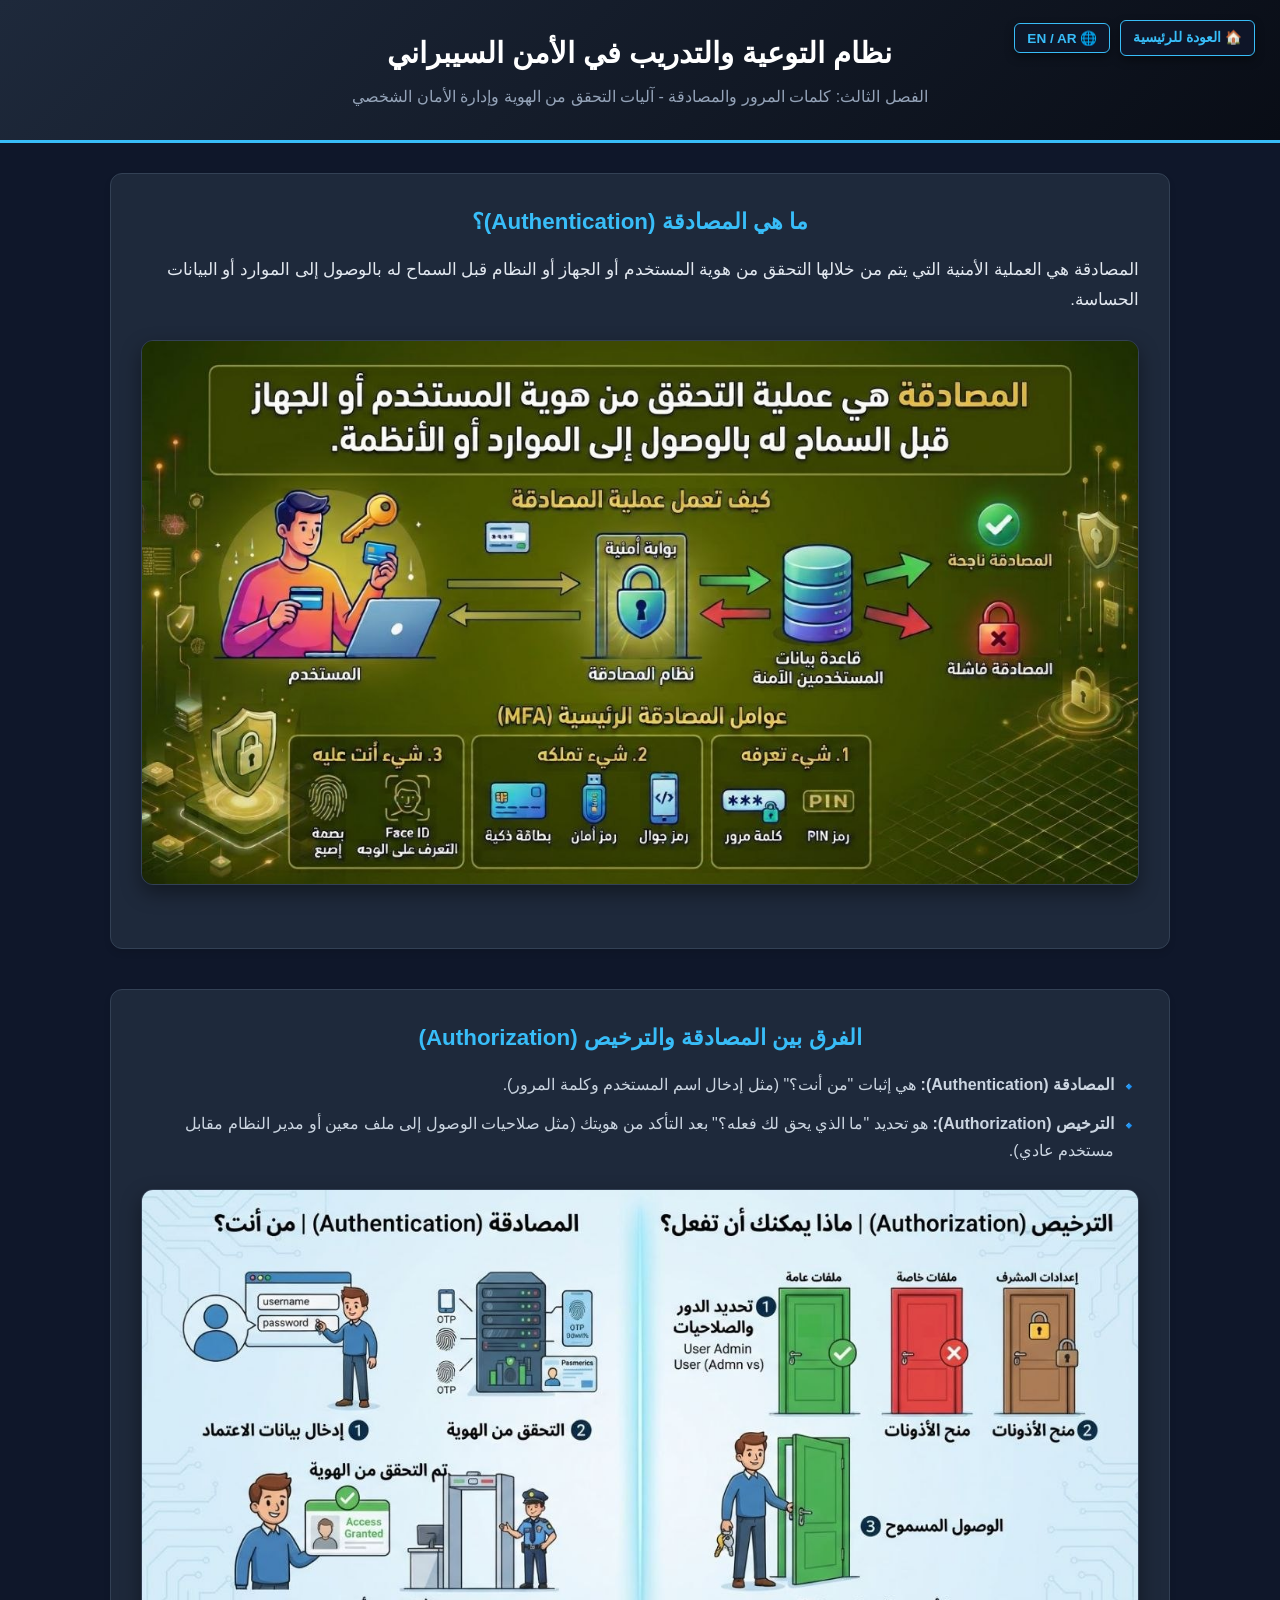
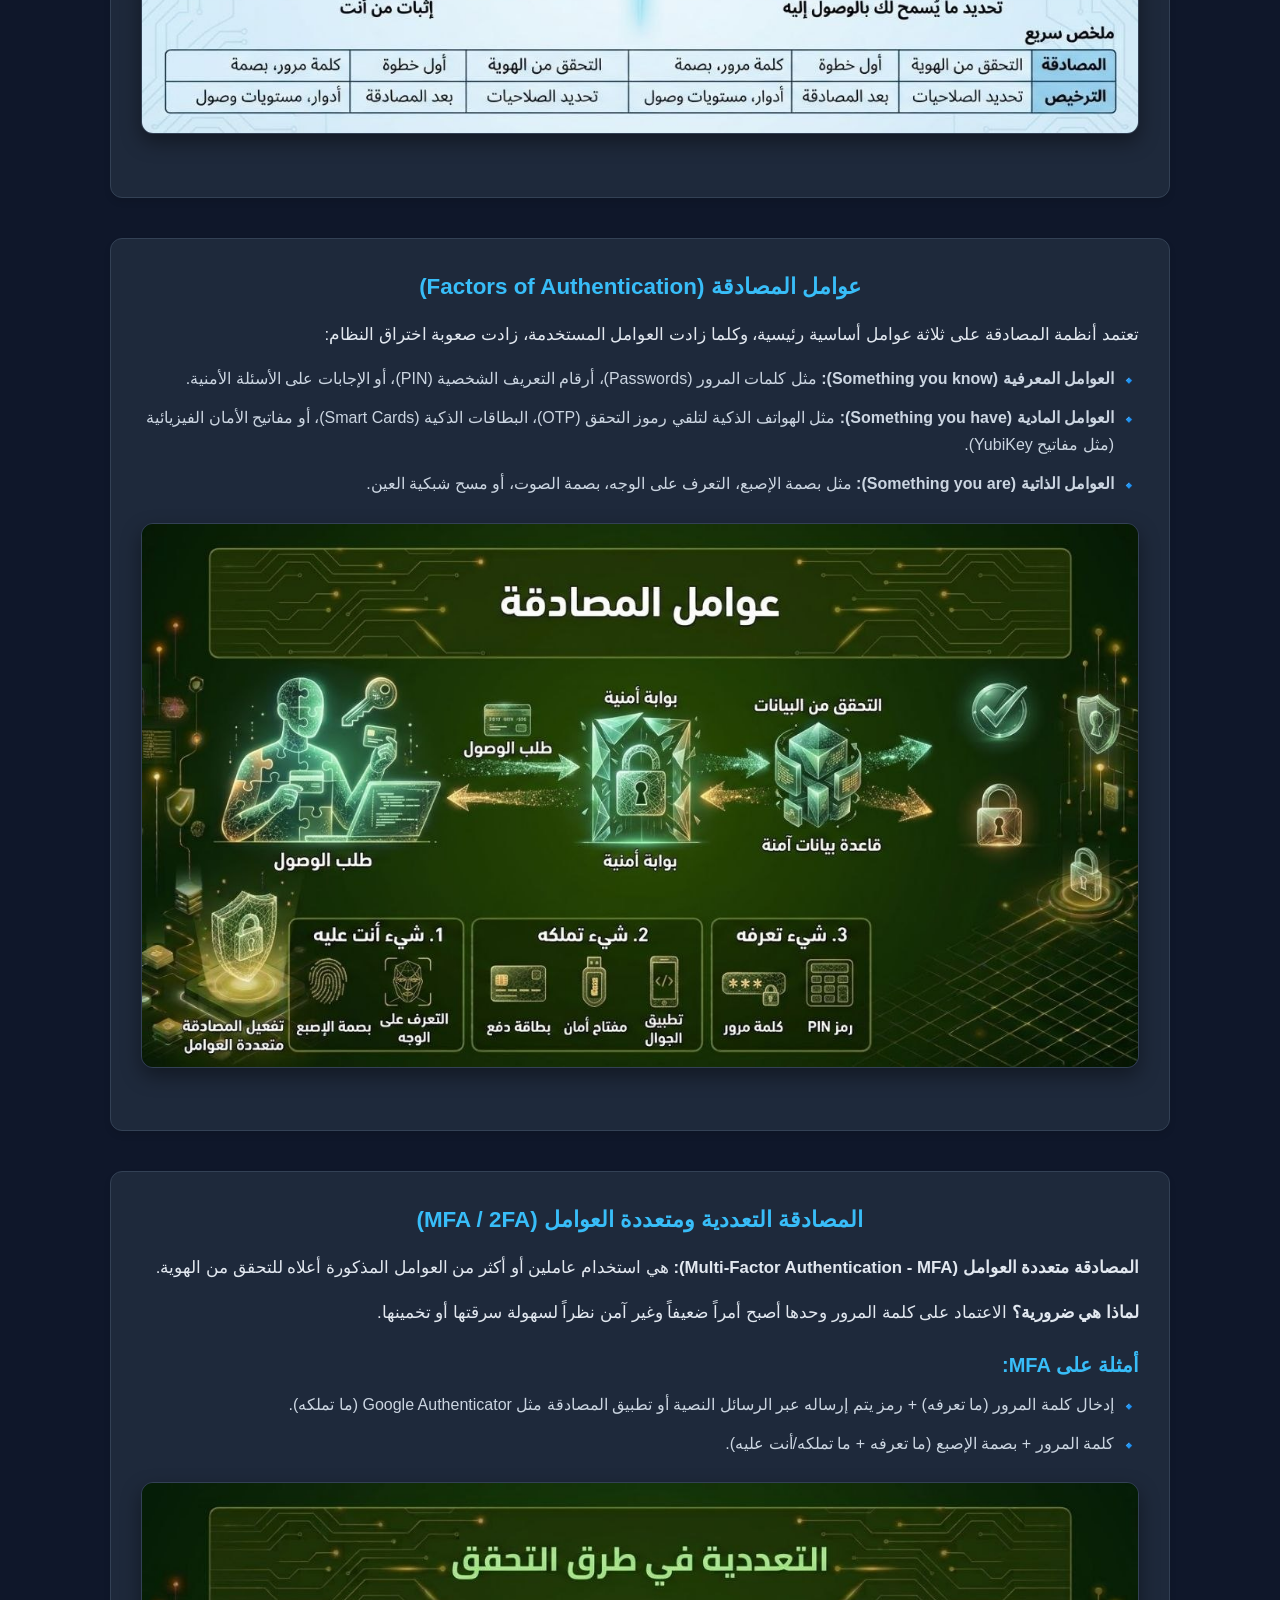
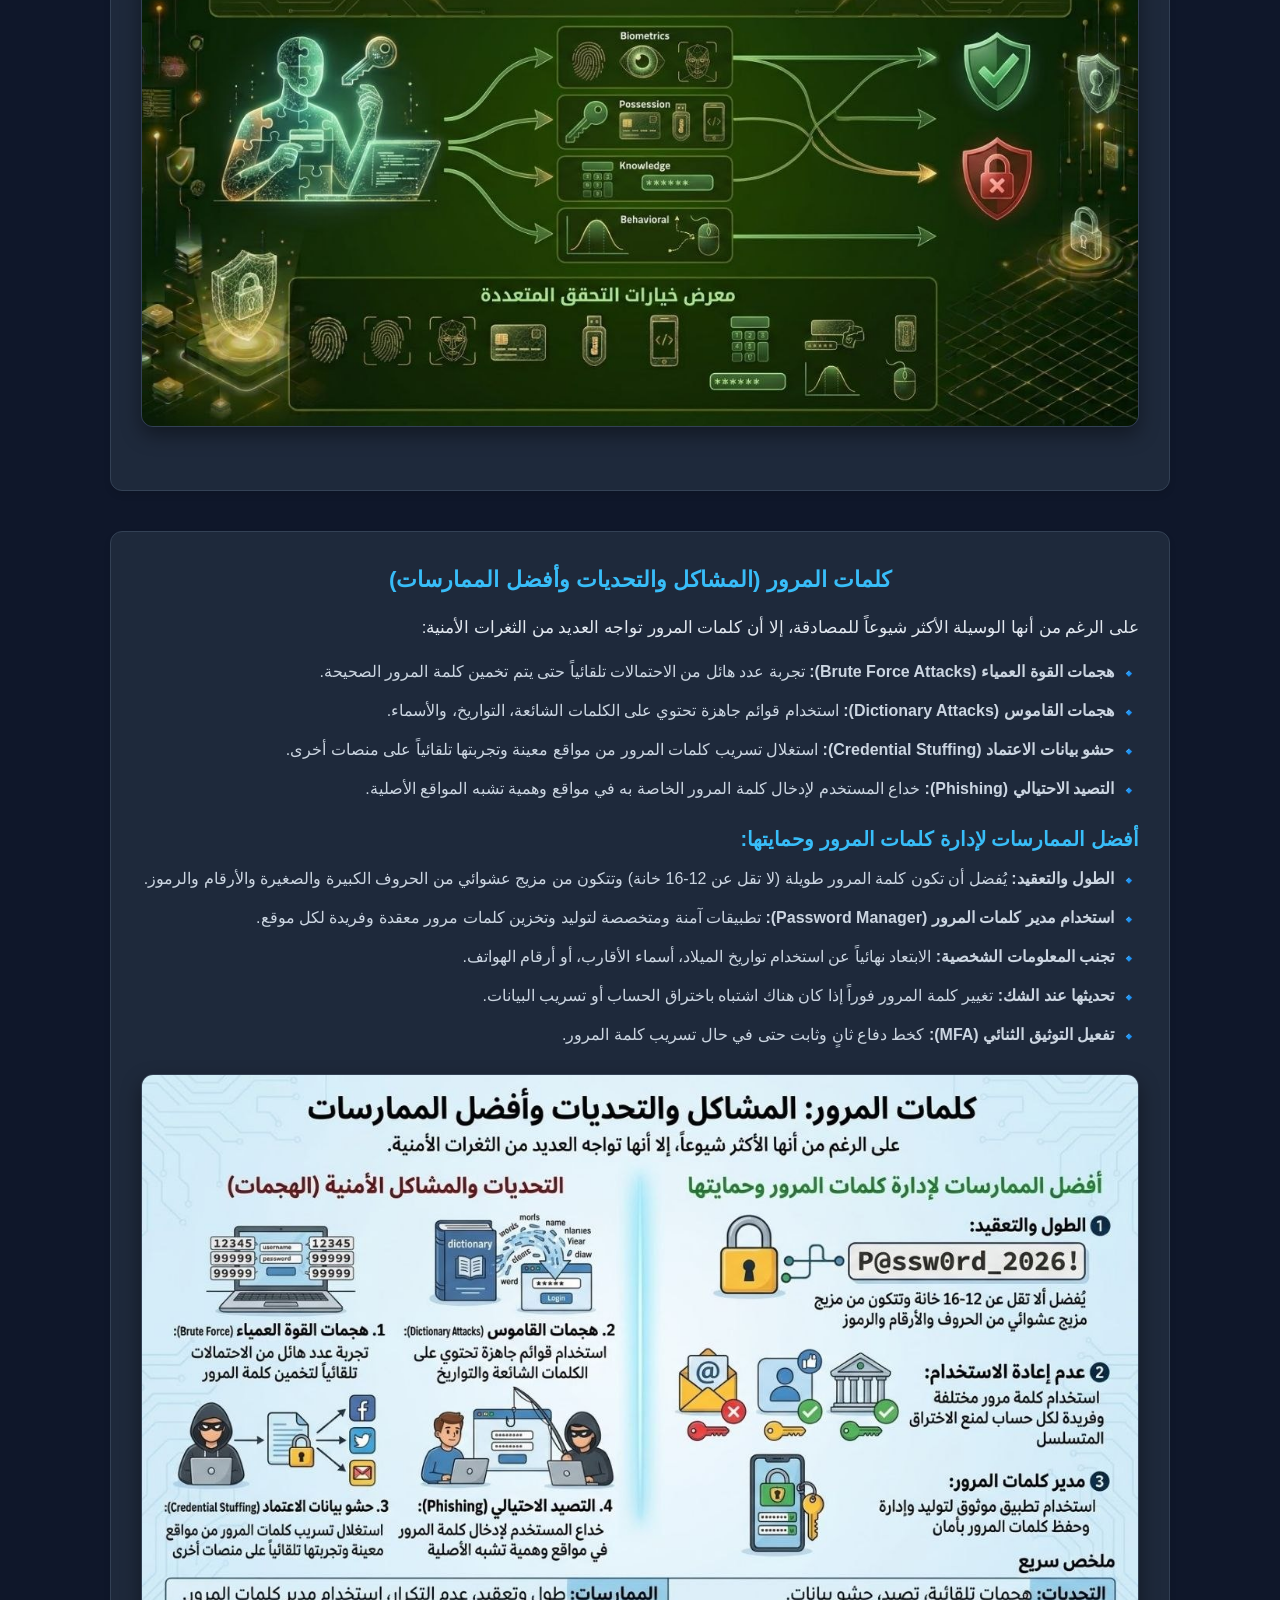
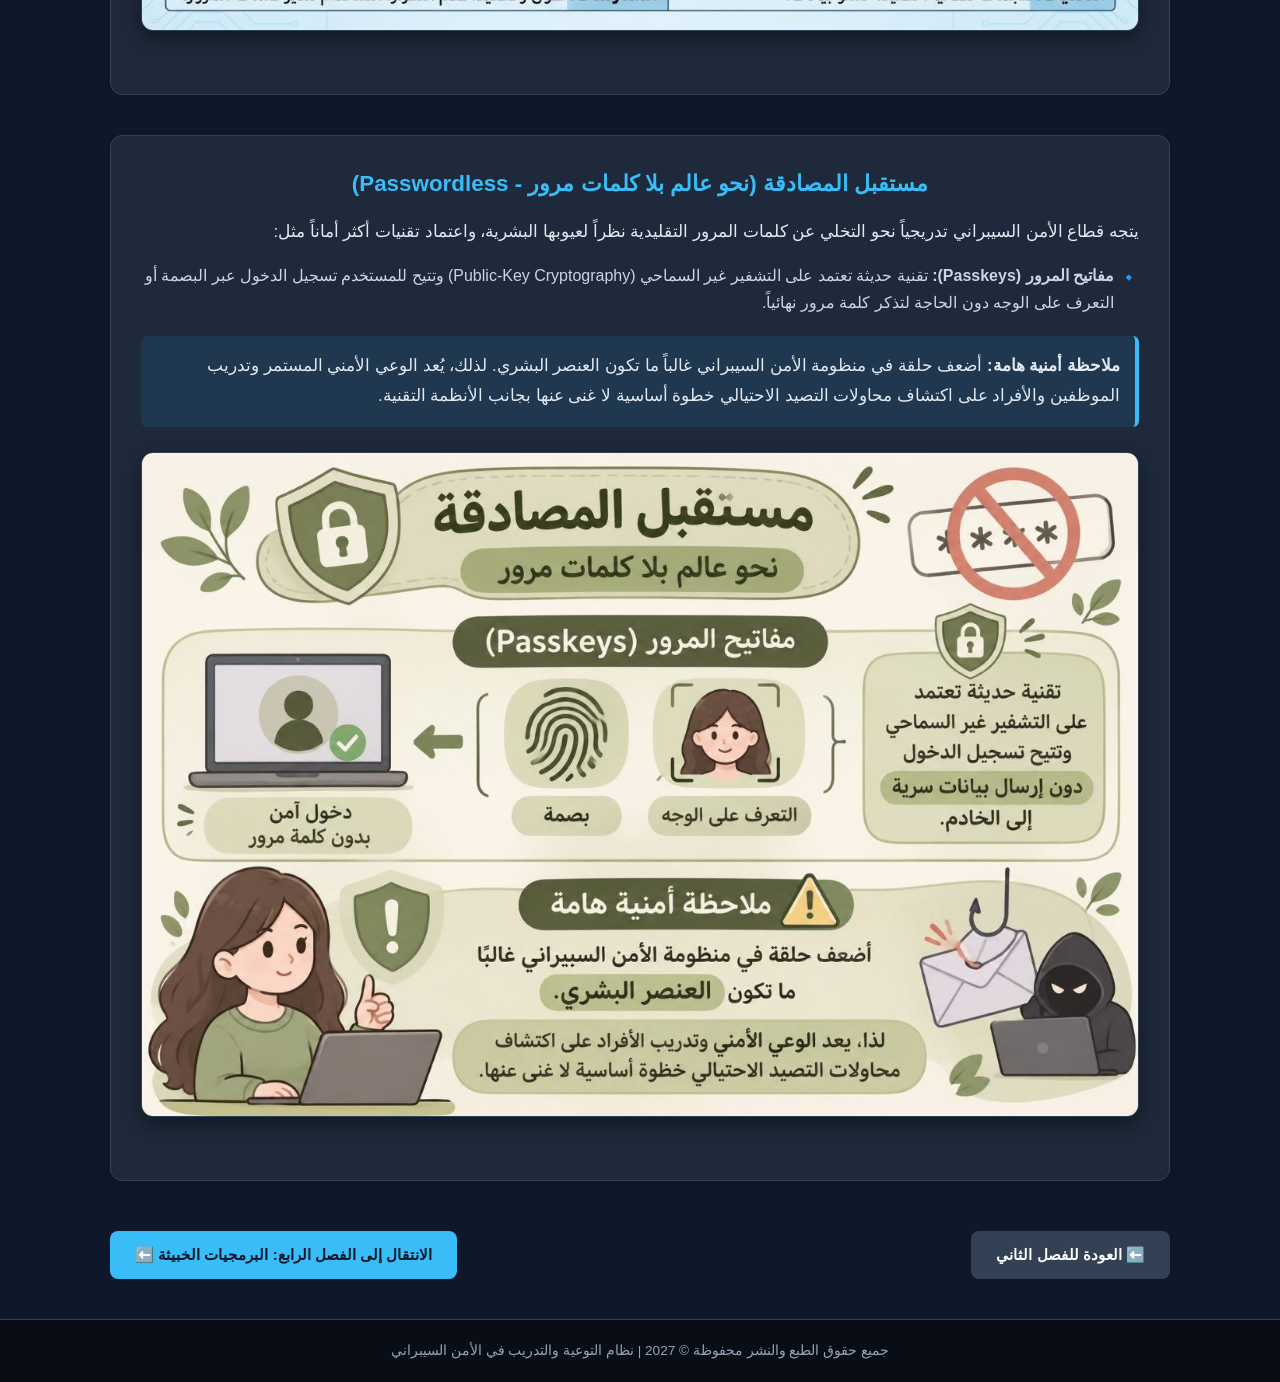
<file: chapter3.html>
<!DOCTYPE html>
<html lang="ar" dir="rtl" id="htmlRoot">
<head>
    <meta charset="UTF-8">
    <meta name="viewport" content="width=device-width, initial-scale=1.0">
    <title data-i18n="ch3PageTitle">نظام التوعية والتدريب في الأمن السيبراني - الفصل الثالث</title>
    <link rel="stylesheet" href="style.css">
    <style>
        .slide-in-right {
            animation: slideRight 0.8s cubic-bezier(0.25, 1, 0.5, 1) forwards;
        }
        @keyframes slideRight {
            0% { opacity: 0; transform: translateX(60px); }
            100% { opacity: 1; transform: translateX(0); }
        }
        .media-box { text-align: center; margin: 25px 0; }
        .media-box img {
            max-width: 100%; height: auto; border-radius: 12px;
            border: 1px solid #334155; box-shadow: 0 8px 20px rgba(0,0,0,0.4);
        }
        .content-paragraph { color: #e2e8f0; font-size: 1.05rem; line-height: 1.8; margin-bottom: 15px; }
        body.light-mode .content-paragraph { color: #0f172a !important; font-weight: 500; }
        
        .sub-heading { color: #38bdf8; font-size: 1.25rem; margin: 20px 0 10px 0; }
        body.light-mode .sub-heading { color: #2563eb !important; }

        .custom-list { list-style: none; padding-right: 0; margin-bottom: 20px; }
        .custom-list li { position: relative; padding-right: 25px; margin-bottom: 12px; color: #cbd5e1; line-height: 1.7; }
        body.light-mode .custom-list li { color: #1e293b !important; font-weight: 500; }
        .custom-list li::before { content: "🔹"; position: absolute; right: 0; top: 2px; }

        body.light-mode .intro-card { background-color: #ffffff !important; color: #0f172a !important; border-color: #cbd5e1; }
        body.light-mode .feature-box { background-color: #ffffff !important; color: #0f172a !important; border-color: #cbd5e1; }
        body.light-mode .feature-box h3, body.light-mode .feature-box p { color: #0f172a !important; }
        body.light-mode .centered-title { color: #2563eb !important; }
    </style>
</head>
<body>

    <!-- أدوات التحكم العلوية -->
    <div class="top-controls">
        <a href="index.html" class="lang-switch-btn" style="text-decoration: none;" onclick="localStorage.setItem('cyberBackupEnabled', 'true');" data-i18n="backHome">🏠 العودة للرئيسية</a>
        <button class="lang-switch-btn" onclick="toggleChapterLanguage()">🌐 EN / AR</button>
    </div>

    <!-- رأس الصفحة -->
    <header class="header slide-in-right">
        <h1 class="main-title" data-i18n="mainTitle">نظام التوعية والتدريب في الأمن السيبراني</h1>
        <p class="subtitle" data-i18n="ch3SubTitle">الفصل الثالث: كلمات المرور والمصادقة - آليات التحقق من الهوية وإدارة الأمان الشخصي</p>
    </header>

    <main class="main-content slide-in-right">
        
        <!-- الفقرة الأولى -->
        <section class="intro-card">
            <h2 class="centered-title" data-i18n="ch3Title1">ما هي المصادقة (Authentication)؟</h2>
            <p class="content-paragraph" data-i18n="ch3Text1">
                المصادقة هي العملية الأمنية التي يتم من خلالها التحقق من هوية المستخدم أو الجهاز أو النظام قبل السماح له بالوصول إلى الموارد أو البيانات الحساسة.
            </p>
            <div class="media-box">
                <img src="c3img1.jpg" alt="مفهوم المصادقة">
            </div>
        </section>

        <!-- الفقرة الثانية -->
        <section class="intro-card">
            <h2 class="centered-title" data-i18n="ch3Title2">الفرق بين المصادقة والترخيص (Authorization)</h2>
            <ul class="custom-list">
                <li data-i18n="ch3_p2_1"><strong>المصادقة (Authentication):</strong> هي إثبات "من أنت؟" (مثل إدخال اسم المستخدم وكلمة المرور).</li>
                <li data-i18n="ch3_p2_2"><strong>الترخيص (Authorization):</strong> هو تحديد "ما الذي يحق لك فعله؟" بعد التأكد من هويتك (مثل صلاحيات الوصول إلى ملف معين أو مدير النظام مقابل مستخدم عادي).</li>
            </ul>
            <div class="media-box">
                <img src="c3img2.jpg" alt="الفرق بين المصادقة والترخيص">
            </div>
        </section>

        <!-- الفقرة الثالثة -->
        <section class="intro-card">
            <h2 class="centered-title" data-i18n="ch3Title3">عوامل المصادقة (Factors of Authentication)</h2>
            <p class="content-paragraph" data-i18n="ch3Text3">
                تعتمد أنظمة المصادقة على ثلاثة عوامل أساسية رئيسية، وكلما زادت العوامل المستخدمة، زادت صعوبة اختراق النظام:
            </p>
            <ul class="custom-list">
                <li data-i18n="ch3_f1"><strong>العوامل المعرفية (Something you know):</strong> مثل كلمات المرور (Passwords)، أرقام التعريف الشخصية (PIN)، أو الإجابات على الأسئلة الأمنية.</li>
                <li data-i18n="ch3_f2"><strong>العوامل المادية (Something you have):</strong> مثل الهواتف الذكية لتلقي رموز التحقق (OTP)، البطاقات الذكية (Smart Cards)، أو مفاتيح الأمان الفيزيائية (مثل مفاتيح YubiKey).</li>
                <li data-i18n="ch3_f3"><strong>العوامل الذاتية (Something you are):</strong> مثل بصمة الإصبع، التعرف على الوجه، بصمة الصوت، أو مسح شبكية العين.</li>
            </ul>
            <div class="media-box">
                <img src="c3img3.jpg" alt="عوامل المصادقة">
            </div>
        </section>

        <!-- الفقرة الرابعة -->
        <section class="intro-card">
            <h2 class="centered-title" data-i18n="ch3Title4">المصادقة التعددية ومتعددة العوامل (MFA / 2FA)</h2>
            <p class="content-paragraph" data-i18n="ch3Text4_1">
                <strong>المصادقة متعددة العوامل (Multi-Factor Authentication - MFA):</strong> هي استخدام عاملين أو أكثر من العوامل المذكورة أعلاه للتحقق من الهوية.
            </p>
            <p class="content-paragraph" data-i18n="ch3Text4_2">
                <strong>لماذا هي ضرورية؟</strong> الاعتماد على كلمة المرور وحدها أصبح أمراً ضعيفاً وغير آمن نظراً لسهولة سرقتها أو تخمينها.
            </p>
            <h3 class="sub-heading" data-i18n="ch3SubMfa">أمثلة على MFA:</h3>
            <ul class="custom-list">
                <li data-i18n="ch3_mfa1">إدخال كلمة المرور (ما تعرفه) + رمز يتم إرساله عبر الرسائل النصية أو تطبيق المصادقة مثل Google Authenticator (ما تملكه).</li>
                <li data-i18n="ch3_mfa2">كلمة المرور + بصمة الإصبع (ما تعرفه + ما تملكه/أنت عليه).</li>
            </ul>
            <div class="media-box">
                <img src="c3img4.jpg" alt="المصادقة متعددة العوامل">
            </div>
        </section>

        <!-- الفقرة الخامسة -->
        <section class="intro-card">
            <h2 class="centered-title" data-i18n="ch3Title5">كلمات المرور (المشاكل والتحديات وأفضل الممارسات)</h2>
            <p class="content-paragraph" data-i18n="ch3Text5_intro">
                على الرغم من أنها الوسيلة الأكثر شيوعاً للمصادقة، إلا أن كلمات المرور تواجه العديد من الثغرات الأمنية:
            </p>
            <ul class="custom-list">
                <li data-i18n="ch3_b1"><strong>هجمات القوة العمياء (Brute Force Attacks):</strong> تجربة عدد هائل من الاحتمالات تلقائياً حتى يتم تخمين كلمة المرور الصحيحة.</li>
                <li data-i18n="ch3_b2"><strong>هجمات القاموس (Dictionary Attacks):</strong> استخدام قوائم جاهزة تحتوي على الكلمات الشائعة، التواريخ، والأسماء.</li>
                <li data-i18n="ch3_b3"><strong>حشو بيانات الاعتماد (Credential Stuffing):</strong> استغلال تسريب كلمات المرور من مواقع معينة وتجربتها تلقائياً على منصات أخرى.</li>
                <li data-i18n="ch3_b4"><strong>التصيد الاحتيالي (Phishing):</strong> خداع المستخدم لإدخال كلمة المرور الخاصة به في مواقع وهمية تشبه المواقع الأصلية.</li>
            </ul>

            <h3 class="sub-heading" data-i18n="ch3SubBestPractices">أفضل الممارسات لإدارة كلمات المرور وحمايتها:</h3>
            <ul class="custom-list">
                <li data-i18n="ch3_bp1"><strong>الطول والتعقيد:</strong> يُفضل أن تكون كلمة المرور طويلة (لا تقل عن 12-16 خانة) وتتكون من مزيج عشوائي من الحروف الكبيرة والصغيرة والأرقام والرموز.</li>
                <li data-i18n="ch3_bp2"><strong>استخدام مدير كلمات المرور (Password Manager):</strong> تطبيقات آمنة ومتخصصة لتوليد وتخزين كلمات مرور معقدة وفريدة لكل موقع.</li>
                <li data-i18n="ch3_bp3"><strong>تجنب المعلومات الشخصية:</strong> الابتعاد نهائياً عن استخدام تواريخ الميلاد، أسماء الأقارب، أو أرقام الهواتف.</li>
                <li data-i18n="ch3_bp4"><strong>تحديثها عند الشك:</strong> تغيير كلمة المرور فوراً إذا كان هناك اشتباه باختراق الحساب أو تسريب البيانات.</li>
                <li data-i18n="ch3_bp5"><strong>تفعيل التوثيق الثنائي (MFA):</strong> كخط دفاع ثانٍ وثابت حتى في حال تسريب كلمة المرور.</li>
            </ul>
            <div class="media-box">
                <img src="c3img5.jpg" alt="إدارة كلمات المرور وأفضل الممارسات">
            </div>
        </section>

        <!-- الفقرة السادسة والملاحظة -->
        <section class="intro-card">
            <h2 class="centered-title" data-i18n="ch3Title6">مستقبل المصادقة (نحو عالم بلا كلمات مرور - Passwordless)</h2>
            <p class="content-paragraph" data-i18n="ch3Text6">
                يتجه قطاع الأمن السيبراني تدريجياً نحو التخلي عن كلمات المرور التقليدية نظراً لعيوبها البشرية، واعتماد تقنيات أكثر أماناً مثل:
            </p>
            <ul class="custom-list">
                <li data-i18n="ch3_passkeys"><strong>مفاتيح المرور (Passkeys):</strong> تقنية حديثة تعتمد على التشفير غير السماحي (Public-Key Cryptography) وتتيح للمستخدم تسجيل الدخول عبر البصمة أو التعرف على الوجه دون الحاجة لتذكر كلمة مرور نهائياً.</li>
            </ul>

            <p class="content-paragraph" style="background: rgba(56, 189, 248, 0.1); padding: 15px; border-right: 4px solid #38bdf8; border-radius: 6px; margin-top: 20px;" data-i18n="ch3SecurityNote">
                <strong>ملاحظة أمنية هامة:</strong> أضعف حلقة في منظومة الأمن السيبراني غالباً ما تكون العنصر البشري. لذلك، يُعد الوعي الأمني المستمر وتدريب الموظفين والأفراد على اكتشاف محاولات التصيد الاحتيالي خطوة أساسية لا غنى عنها بجانب الأنظمة التقنية.
            </p>
            <div class="media-box">
                <img src="c3img6.jpg" alt="مستقبل المصادقة ومفاتيح المرور">
            </div>
        </section>

        <div style="text-align: center; margin: 40px 0; display: flex; justify-content: space-between; gap: 15px;">
            <a href="chapter2.html" class="primary-btn" style="display: inline-block; padding: 12px 25px; text-decoration: none; width: auto; background: #334155; color: #f8fafc;" data-i18n="prevChapterBtn">⬅️ العودة للفصل الثاني</a>
            <a href="chapter4.html" class="primary-btn" style="display: inline-block; padding: 12px 25px; text-decoration: none; width: auto;" data-i18n="nextChapterBtn">الانتقال إلى الفصل الرابع: البرمجيات الخبيثة ⬅️</a>
        </div>
    </main>

    <footer class="footer">
        <p data-i18n="footerText">جميع حقوق الطبع والنشر محفوظة © 2027 | نظام التوعية والتدريب في الأمن السيبراني</p>
    </footer>

    <script>
        let currentLang = localStorage.getItem('cyberLang') || 'ar';
        
        const ch3Translations = {
            ar: {
                backHome: "🏠 العودة للرئيسية",
                mainTitle: "نظام التوعية والتدريب في الأمن السيبراني",
                ch3SubTitle: "الفصل الثالث: كلمات المرور والمصادقة - آليات التحقق من الهوية وإدارة الأمان الشخصي",
                ch3Title1: "ما هي المصادقة (Authentication)؟",
                ch3Text1: "المصادقة هي العملية الأمنية التي يتم من خلالها التحقق من هوية المستخدم أو الجهاز أو النظام قبل السماح له بالوصول إلى الموارد أو البيانات الحساسة.",
                ch3Title2: "الفرق بين المصادقة والترخيص (Authorization)",
                ch3_p2_1: "المصادقة (Authentication): هي إثبات \"من أنت؟\" (مثل إدخال اسم المستخدم وكلمة المرور).",
                ch3_p2_2: "الترخيص (Authorization): هو تحديد \"ما الذي يحق لك فعله؟\" بعد التأكد من هويتك (مثل صلاحيات الوصول إلى ملف معين أو مدير النظام مقابل مستخدم عادي).",
                ch3Title3: "عوامل المصادقة (Factors of Authentication)",
                ch3Text3: "تعتمد أنظمة المصادقة على ثلاثة عوامل أساسية رئيسية، وكلما زادت العوامل المستخدمة، زادت صعوبة اختراق النظام:",
                ch3_f1: "العوامل المعرفية (Something you know): مثل كلمات المرور (Passwords)، أرقام التعريف الشخصية (PIN)، أو الإجابات على الأسئلة الأمنية.",
                ch3_f2: "العوامل المادية (Something you have): مثل الهواتف الذكية لتلقي رموز التحقق (OTP)، البطاقات الذكية (Smart Cards)، أو مفاتيح الأمان الفيزيائية (مثل مفاتيح YubiKey).",
                ch3_f3: "العوامل الذاتية (Something you are): مثل بصمة الإصبع، التعرف على الوجه، بصمة الصوت، أو مسح شبكية العين.",
                ch3Title4: "المصادقة التعددية ومتعددة العوامل (MFA / 2FA)",
                ch3Text4_1: "المصادقة متعددة العوامل (Multi-Factor Authentication - MFA): هي استخدام عاملين أو أكثر من العوامل المذكورة أعلاه للتحقق من الهوية.",
                ch3Text4_2: "لماذا هي ضرورية؟ الاعتماد على كلمة المرور وحدها أصبح أمراً ضعيفاً وغير آمن نظراً لسهولة سرقتها أو تخمينها.",
                ch3SubMfa: "أمثلة على MFA:",
                ch3_mfa1: "إدخال كلمة المرور (ما تعرفه) + رمز يتم إرساله عبر الرسائل النصية أو تطبيق المصادقة مثل Google Authenticator (ما تملكه).",
                ch3_mfa2: "كلمة المرور + بصمة الإصبع (ما تعرفه + ما تملكه/أنت عليه).",
                ch3Title5: "كلمات المرور (المشاكل والتحديات وأفضل الممارسات)",
                ch3Text5_intro: "على الرغم من أنها الوسيلة الأكثر شيوعاً للمصادقة، إلا أن كلمات المرور تواجه العديد من الثغرات الأمنية:",
                ch3_b1: "هجمات القوة العمياء (Brute Force Attacks): تجربة عدد هائل من الاحتمالات تلقائياً حتى يتم تخمين كلمة المرور الصحيحة.",
                ch3_b2: "هجمات القاموس (Dictionary Attacks): استخدام قوائم جاهزة تحتوي على الكلمات الشائعة، التواريخ، والأسماء.",
                ch3_b3: "حشو بيانات الاعتماد (Credential Stuffing): استغلال تسريب كلمات المرور من مواقع معينة وتجربتها تلقائياً على منصات أخرى.",
                ch3_b4: "التصيد الاحتيالي (Phishing): خداع المستخدم لإدخال كلمة المرور الخاصة به في مواقع وهمية تشبه المواقع الأصلية.",
                ch3SubBestPractices: "أفضل الممارسات لإدارة كلمات المرور وحمايتها:",
                ch3_bp1: "الطول والتعقيد: يُفضل أن تكون كلمة المرور طويلة (لا تقل عن 12-16 خانة) وتتكون من مزيج عشوائي من الحروف الكبيرة والصغيرة والأرقام والرموز.",
                ch3_bp2: "استخدام مدير كلمات المرور (Password Manager): تطبيقات آمنة ومتخصصة لتوليد وتخزين كلمات مرور معقدة وفريدة لكل موقع.",
                ch3_bp3: "تجنب المعلومات الشخصية: الابتعاد نهائياً عن استخدام تواريخ الميلاد، أسماء الأقارب، أو أرقام الهواتف.",
                ch3_bp4: "تحديثها عند الشك: تغيير كلمة المرور فوراً إذا كان هناك اشتباه باختراق الحساب أو تسريب البيانات.",
                ch3_bp5: "تفعيل التوثيق الثنائي (MFA): كخط دفاع ثانٍ وثابت حتى في حال تسريب كلمة المرور.",
                ch3Title6: "مستقبل المصادقة (نحو عالم بلا كلمات مرور - Passwordless)",
                ch3Text6: "يتجه قطاع الأمن السيبراني تدريجياً نحو التخلي عن كلمات المرور التقليدية نظراً لعيوبها البشرية، واعتماد تقنيات أكثر أماناً مثل:",
                ch3_passkeys: "مفاتيح المرور (Passkeys): تقنية حديثة تعتمد على التشفير غير السماحي (Public-Key Cryptography) وتتيح للمستخدم تسجيل الدخول عبر البصمة أو التعرف على الوجه دون الحاجة لتذكر كلمة مرور نهائياً.",
                ch3SecurityNote: "ملاحظة أمنية هامة: أضعف حلقة في منظومة الأمن السيبراني غالباً ما تكون العنصر البشري. لذلك، يُعد الوعي الأمني المستمر وتدريب الموظفين والأفراد على اكتشاف محاولات التصيد الاحتيالي خطوة أساسية لا غنى عنها بجانب الأنظمة التقنية.",
                prevChapterBtn: "⬅️ العودة للفصل الثاني",
                nextChapterBtn: "الانتقال إلى الفصل الرابع: البرمجيات الخبيثة ⬅️",
                footerText: "جميع حقوق الطبع والنشر محفوظة © 2027 | نظام التوعية والتدريب في الأمن السيبراني"
            },
            en: {
                backHome: "🏠 Back to Home",
                mainTitle: "Cybersecurity Awareness and Training System",
                ch3SubTitle: "Chapter 3: Passwords and Authentication - Identity verification mechanisms and personal security management",
                ch3Title1: "What is Authentication?",
                ch3Text1: "Authentication is the security process of verifying the identity of a user, device, or system before granting access to sensitive resources.",
                ch3Title2: "Difference Between Authentication and Authorization",
                ch3_p2_1: "Authentication: Proving 'Who are you?' (e.g., entering username and password).",
                ch3_p2_2: "Authorization: Determining 'What are you allowed to do?' after identity confirmation (e.g., file permissions).",
                ch3Title3: "Factors of Authentication",
                ch3Text3: "Authentication systems rely on three core factors. The more factors used, the harder it is to breach:",
                ch3_f1: "Something you know: Passwords, PINs, or security answers.",
                ch3_f2: "Something you have: Smartphones for OTPs, smart cards, or physical security keys (like YubiKey).",
                ch3_f3: "Something you are: Fingerprint, facial recognition, voice print, or retina scan.",
                ch3Title4: "Multi-Factor Authentication (MFA / 2FA)",
                ch3Text4_1: "Multi-Factor Authentication (MFA): Using two or more of the above factors to verify identity.",
                ch3Text4_2: "Why is it necessary? Relying solely on a password is weak and insecure due to ease of theft.",
                ch3SubMfa: "Examples of MFA:",
                ch3_mfa1: "Password (what you know) + Code via SMS or Auth App like Google Authenticator (what you have).",
                ch3_mfa2: "Password + Fingerprint (what you know + what you have/are).",
                ch3Title5: "Passwords (Issues, Challenges, and Best Practices)",
                ch3Text5_intro: "Although most common, passwords face multiple security vulnerabilities:",
                ch3_b1: "Brute Force Attacks: Automatically trying massive combinations until guessing the correct password.",
                ch3_b2: "Dictionary Attacks: Using ready lists containing common words, dates, and names.",
                ch3_b3: "Credential Stuffing: Exploiting leaked passwords from specific sites across other platforms.",
                ch3_b4: "Phishing: Tricking users into entering passwords into fake sites resembling original ones.",
                ch3SubBestPractices: "Best Practices for Password Management:",
                ch3_bp1: "Length and Complexity: Passwords should be long (12-16+ chars) mixing letters, numbers, and symbols.",
                ch3_bp2: "Password Manager: Secure apps to generate and store complex, unique passwords for every site.",
                ch3_bp3: "Avoid Personal Info: Never use birthdates, relative names, or phone numbers.",
                ch3_bp4: "Update on Suspicion: Change passwords immediately if breach is suspected.",
                ch3_bp5: "Enable MFA: As a secondary defense line even if passwords leak.",
                ch3Title6: "The Future of Authentication (Passwordless)",
                ch3Text6: "Cybersecurity is shifting away from traditional passwords due to human flaws, adopting safer technologies like:",
                ch3_passkeys: "Passkeys: Modern tech using public-key cryptography allowing login via fingerprint or facial recognition without passwords.",
                ch3SecurityNote: "Important Security Note: The weakest link in cybersecurity is often the human element. Continuous awareness and training are indispensable.",
                prevChapterBtn: "⬅️ Back to Chapter 2",
                nextChapterBtn: "Proceed to Chapter 4: Malware ➡️",
                footerText: "All Rights Reserved © 2027 | Cybersecurity Awareness and Training System"
            }
        };

        function toggleChapterLanguage() {
            currentLang = currentLang === 'ar' ? 'en' : 'ar';
            localStorage.setItem('cyberLang', currentLang);
            const htmlRoot = document.getElementById('htmlRoot');
            htmlRoot.setAttribute('lang', currentLang);
            htmlRoot.setAttribute('dir', currentLang === 'ar' ? 'rtl' : 'ltr');

            document.querySelectorAll('[data-i18n]').forEach(el => {
                const key = el.getAttribute('data-i18n');
                if (ch3Translations[currentLang][key]) {
                    el.innerText = ch3Translations[currentLang][key];
                }
            });
        }

        window.addEventListener('DOMContentLoaded', () => {
            if (currentLang === 'en') {
                toggleChapterLanguage();
                currentLang = 'en';
            }
            if (localStorage.getItem('cyberThemeMode') === 'light') {
                document.body.classList.add('light-mode');
            }
        });
    </script>
    <script src="script.js"></script>
</body>
</html>
</file>
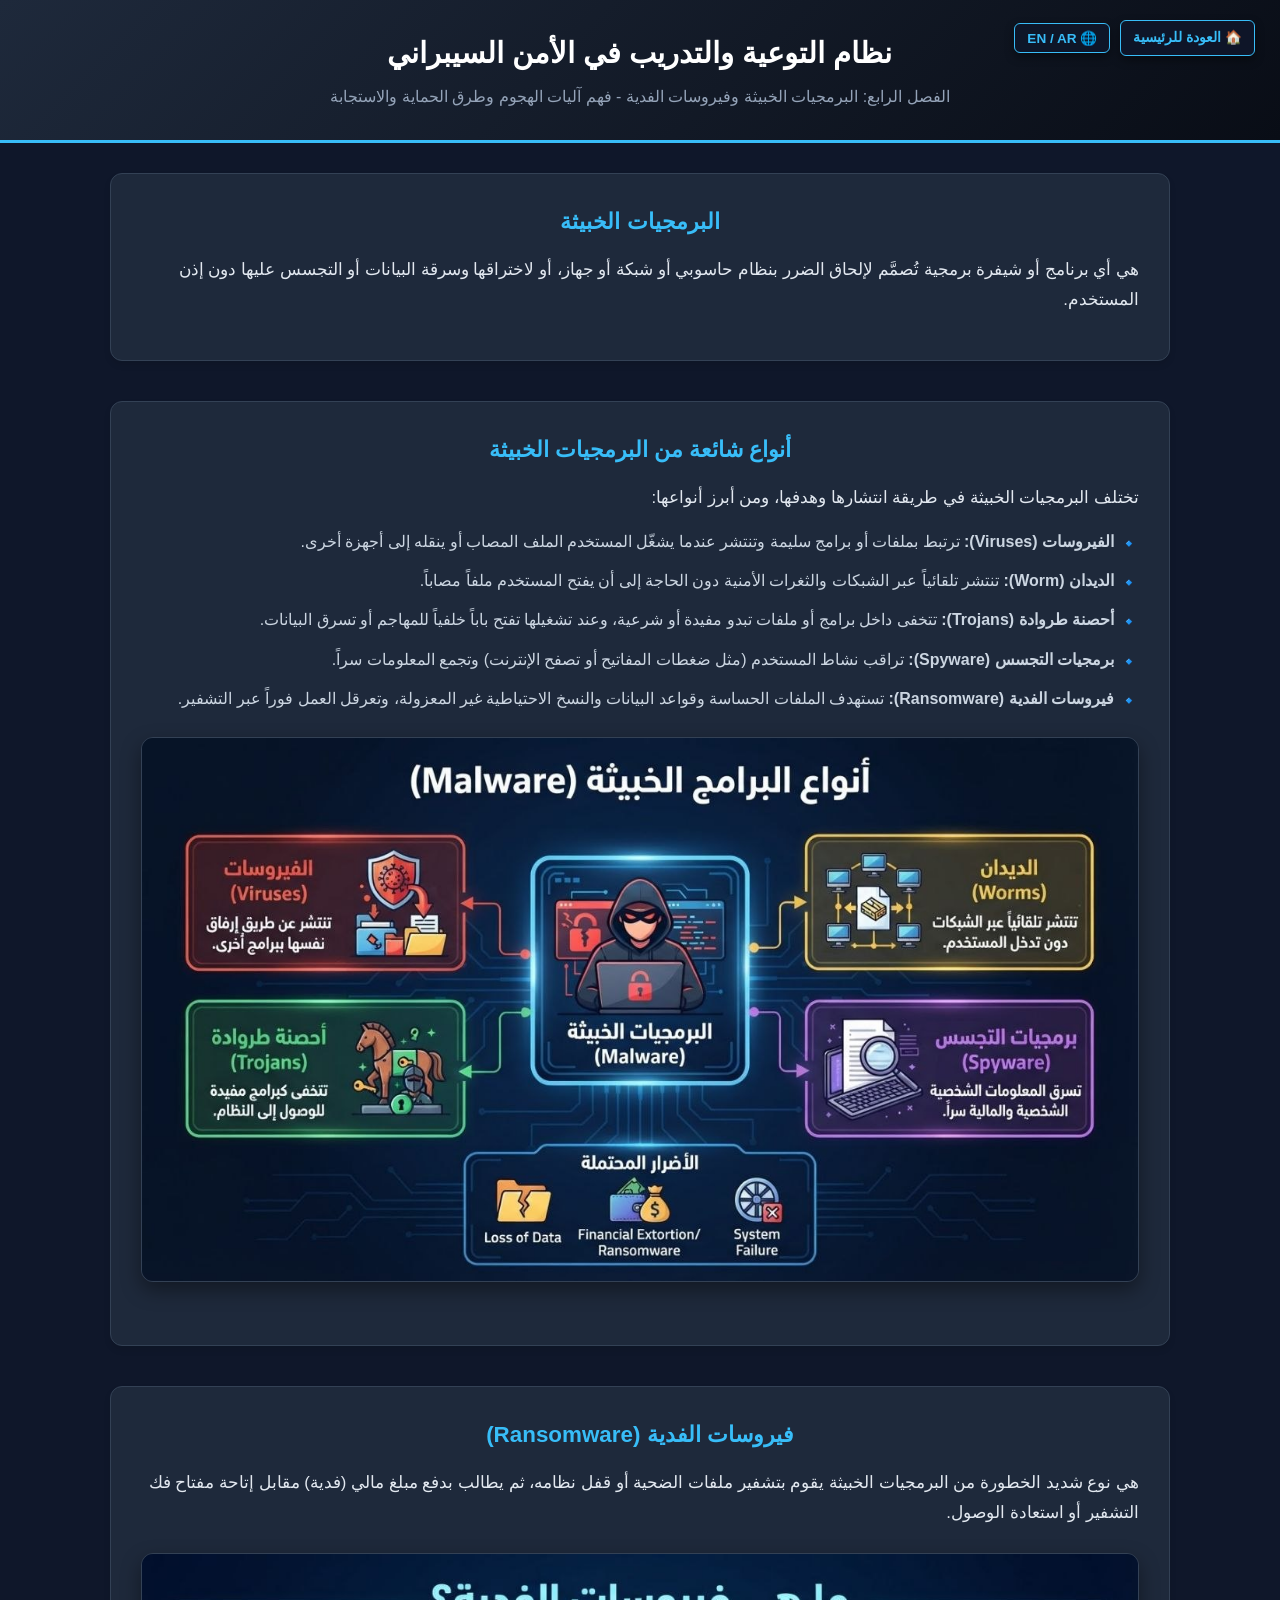
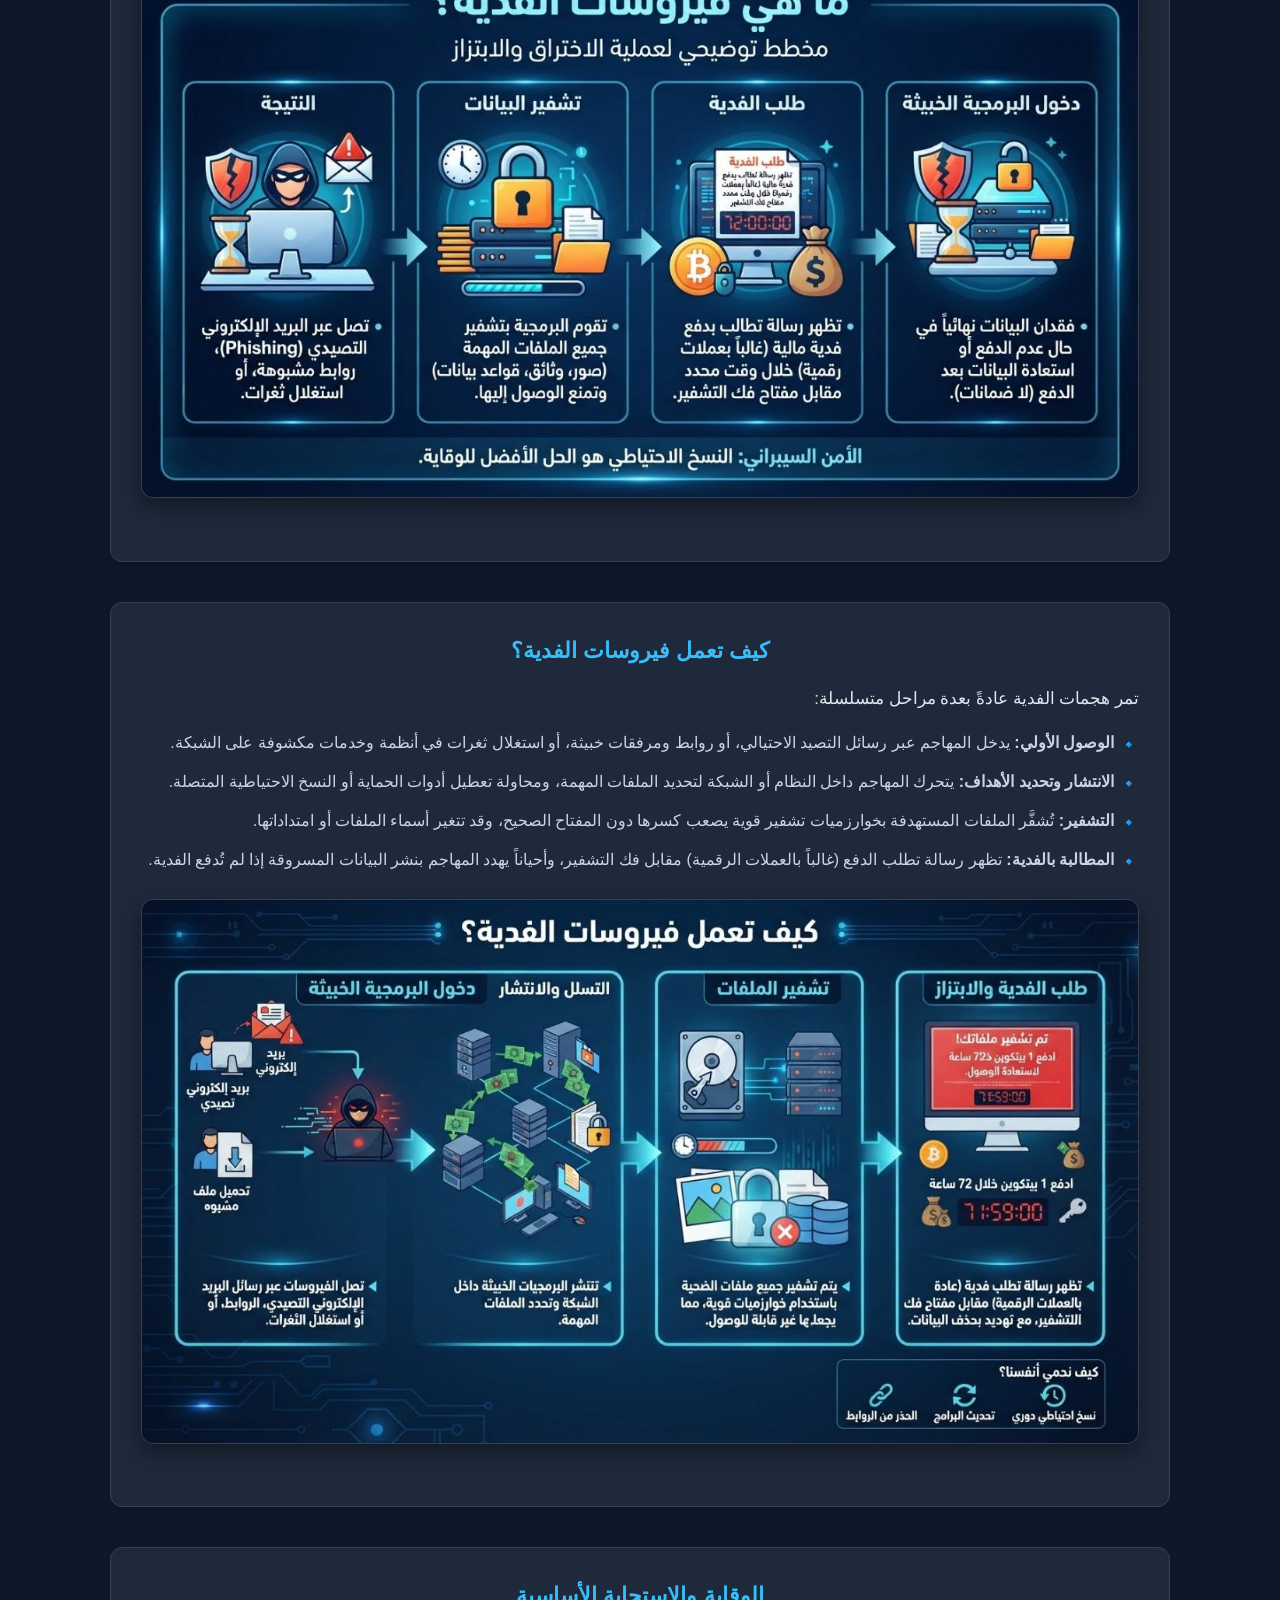
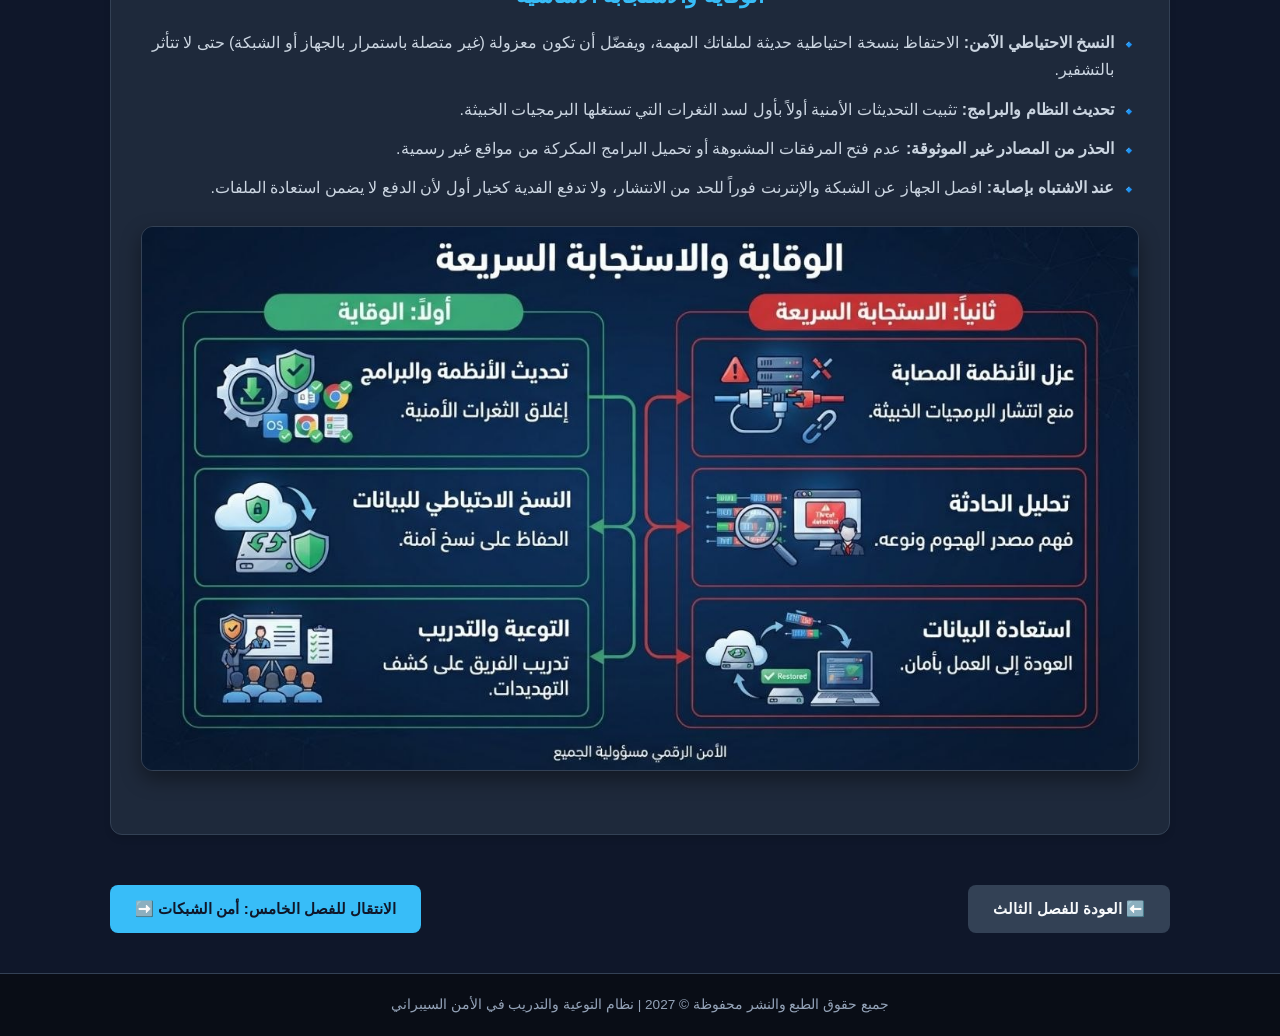
<file: chapter4.html>
<!DOCTYPE html>
<html lang="ar" dir="rtl" id="htmlRoot">
<head>
    <meta charset="UTF-8">
    <meta name="viewport" content="width=device-width, initial-scale=1.0">
    <title data-i18n="ch4PageTitle">نظام التوعية والتدريب في الأمن السيبراني - الفصل الرابع</title>
    <link rel="stylesheet" href="style.css">
    <style>
        .slide-in-right {
            animation: slideRight 0.8s cubic-bezier(0.25, 1, 0.5, 1) forwards;
        }
        @keyframes slideRight {
            0% { opacity: 0; transform: translateX(60px); }
            100% { opacity: 1; transform: translateX(0); }
        }
        .media-box { text-align: center; margin: 25px 0; }
        .media-box img {
            max-width: 100%; height: auto; border-radius: 12px;
            border: 1px solid #334155; box-shadow: 0 8px 20px rgba(0,0,0,0.4);
        }
        .content-paragraph { color: #e2e8f0; font-size: 1.05rem; line-height: 1.8; margin-bottom: 15px; }
        body.light-mode .content-paragraph { color: #0f172a !important; font-weight: 500; }
        
        .sub-heading { color: #38bdf8; font-size: 1.25rem; margin: 20px 0 10px 0; }
        body.light-mode .sub-heading { color: #2563eb !important; }

        .custom-list { list-style: none; padding-right: 0; margin-bottom: 20px; }
        .custom-list li { position: relative; padding-right: 25px; margin-bottom: 12px; color: #cbd5e1; line-height: 1.7; }
        body.light-mode .custom-list li { color: #1e293b !important; font-weight: 500; }
        .custom-list li::before { content: "🔹"; position: absolute; right: 0; top: 2px; }

        body.light-mode .intro-card { background-color: #ffffff !important; color: #0f172a !important; border-color: #cbd5e1; }
        body.light-mode .feature-box { background-color: #ffffff !important; color: #0f172a !important; border-color: #cbd5e1; }
        body.light-mode .feature-box h3, body.light-mode .feature-box p { color: #0f172a !important; }
        body.light-mode .centered-title { color: #2563eb !important; }
    </style>
</head>
<body>

    <!-- أدوات التحكم العلوية -->
    <div class="top-controls">
        <a href="index.html" class="lang-switch-btn" style="text-decoration: none;" onclick="localStorage.setItem('cyberBackupEnabled', 'true');" data-i18n="backHome">🏠 العودة للرئيسية</a>
        <button class="lang-switch-btn" onclick="toggleChapterLanguage()">🌐 EN / AR</button>
    </div>

    <!-- رأس الصفحة -->
    <header class="header slide-in-right">
        <h1 class="main-title" data-i18n="mainTitle">نظام التوعية والتدريب في الأمن السيبراني</h1>
        <p class="subtitle" data-i18n="ch4SubTitle">الفصل الرابع: البرمجيات الخبيثة وفيروسات الفدية - فهم آليات الهجوم وطرق الحماية والاستجابة</p>
    </header>

    <main class="main-content slide-in-right">
        
        <!-- التعريف الأساسي للبرمجيات الخبيثة (بدون صورة) -->
        <section class="intro-card">
            <h2 class="centered-title" data-i18n="ch4Title1">البرمجيات الخبيثة</h2>
            <p class="content-paragraph" data-i18n="ch4Text1">
                هي أي برنامج أو شيفرة برمجية تُصمَّم لإلحاق الضرر بنظام حاسوبي أو شبكة أو جهاز، أو لاختراقها وسرقة البيانات أو التجسس عليها دون إذن المستخدم.
            </p>
        </section>

        <!-- أنواع شائعة من البرمجيات الخبيثة -->
        <section class="intro-card">
            <h2 class="centered-title" data-i18n="ch4Title2">أنواع شائعة من البرمجيات الخبيثة</h2>
            <p class="content-paragraph" data-i18n="ch4Text2">
                تختلف البرمجيات الخبيثة في طريقة انتشارها وهدفها، ومن أبرز أنواعها:
            </p>
            <ul class="custom-list">
                <li data-i18n="ch4_t1"><strong>الفيروسات (Viruses):</strong> ترتبط بملفات أو برامج سليمة وتنتشر عندما يشغّل المستخدم الملف المصاب أو ينقله إلى أجهزة أخرى.</li>
                <li data-i18n="ch4_t2"><strong>الديدان (Worm):</strong> تنتشر تلقائياً عبر الشبكات والثغرات الأمنية دون الحاجة إلى أن يفتح المستخدم ملفاً مصاباً.</li>
                <li data-i18n="ch4_t3"><strong>أحصنة طروادة (Trojans):</strong> تتخفى داخل برامج أو ملفات تبدو مفيدة أو شرعية، وعند تشغيلها تفتح باباً خلفياً للمهاجم أو تسرق البيانات.</li>
                <li data-i18n="ch4_t4"><strong>برمجيات التجسس (Spyware):</strong> تراقب نشاط المستخدم (مثل ضغطات المفاتيح أو تصفح الإنترنت) وتجمع المعلومات سراً.</li>
                <li data-i18n="ch4_t5"><strong>فيروسات الفدية (Ransomware):</strong> تستهدف الملفات الحساسة وقواعد البيانات والنسخ الاحتياطية غير المعزولة، وتعرقل العمل فوراً عبر التشفير.</li>
            </ul>
            <div class="media-box">
                <img src="c4img1.jpg" alt="أنواع شائعة من البرمجيات الخبيثة">
            </div>
        </section>

        <!-- فيروسات الفدية (Ransomware) -->
        <section class="intro-card">
            <h2 class="centered-title" data-i18n="ch4Title3">فيروسات الفدية (Ransomware)</h2>
            <p class="content-paragraph" data-i18n="ch4Text3">
                هي نوع شديد الخطورة من البرمجيات الخبيثة يقوم بتشفير ملفات الضحية أو قفل نظامه، ثم يطالب بدفع مبلغ مالي (فدية) مقابل إتاحة مفتاح فك التشفير أو استعادة الوصول.
            </p>
            <div class="media-box">
                <img src="c4img2.jpg" alt="فيروسات الفدية Ransomware">
            </div>
        </section>

        <!-- كيف تعمل فيروسات الفدية؟ -->
        <section class="intro-card">
            <h2 class="centered-title" data-i18n="ch4Title4">كيف تعمل فيروسات الفدية؟</h2>
            <p class="content-paragraph" data-i18n="ch4Text4">
                تمر هجمات الفدية عادةً بعدة مراحل متسلسلة:
            </p>
            <ul class="custom-list">
                <li data-i18n="ch4_w1"><strong>الوصول الأولي:</strong> يدخل المهاجم عبر رسائل التصيد الاحتيالي، أو روابط ومرفقات خبيثة، أو استغلال ثغرات في أنظمة وخدمات مكشوفة على الشبكة.</li>
                <li data-i18n="ch4_w2"><strong>الانتشار وتحديد الأهداف:</strong> يتحرك المهاجم داخل النظام أو الشبكة لتحديد الملفات المهمة، ومحاولة تعطيل أدوات الحماية أو النسخ الاحتياطية المتصلة.</li>
                <li data-i18n="ch4_w3"><strong>التشفير:</strong> تُشفَّر الملفات المستهدفة بخوارزميات تشفير قوية يصعب كسرها دون المفتاح الصحيح، وقد تتغير أسماء الملفات أو امتداداتها.</li>
                <li data-i18n="ch4_w4"><strong>المطالبة بالفدية:</strong> تظهر رسالة تطلب الدفع (غالباً بالعملات الرقمية) مقابل فك التشفير، وأحياناً يهدد المهاجم بنشر البيانات المسروقة إذا لم تُدفع الفدية.</li>
            </ul>
            <div class="media-box">
                <img src="c4img3.jpg" alt="كيف تعمل فيروسات الفدية">
            </div>
        </section>

        <!-- الوقاية والاستجابة الأساسية -->
        <section class="intro-card">
            <h2 class="centered-title" data-i18n="ch4Title5">الوقاية والاستجابة الأساسية</h2>
            <ul class="custom-list">
                <li data-i18n="ch4_p1"><strong>النسخ الاحتياطي الآمن:</strong> الاحتفاظ بنسخة احتياطية حديثة لملفاتك المهمة، ويفضّل أن تكون معزولة (غير متصلة باستمرار بالجهاز أو الشبكة) حتى لا تتأثر بالتشفير.</li>
                <li data-i18n="ch4_p2"><strong>تحديث النظام والبرامج:</strong> تثبيت التحديثات الأمنية أولاً بأول لسد الثغرات التي تستغلها البرمجيات الخبيثة.</li>
                <li data-i18n="ch4_p3"><strong>الحذر من المصادر غير الموثوقة:</strong> عدم فتح المرفقات المشبوهة أو تحميل البرامج المكركة من مواقع غير رسمية.</li>
                <li data-i18n="ch4_p4"><strong>عند الاشتباه بإصابة:</strong> افصل الجهاز عن الشبكة والإنترنت فوراً للحد من الانتشار، ولا تدفع الفدية كخيار أول لأن الدفع لا يضمن استعادة الملفات.</li>
            </ul>
            <div class="media-box">
                <img src="c4img4.jpg" alt="الوقاية والاستجابة الأساسية">
            </div>
        </section>

        <div style="text-align: center; margin: 40px 0; display: flex; justify-content: space-between; gap: 15px;">
            <a href="chapter3.html" class="primary-btn" style="display: inline-block; padding: 12px 25px; text-decoration: none; width: auto; background: #334155; color: #f8fafc;" data-i18n="prevChapterBtn">⬅️ العودة للفصل الثالث</a>
            <a href="chapter5.html" class="primary-btn" style="display: inline-block; padding: 12px 25px; text-decoration: none; width: auto;" data-i18n="nextChapterBtn">الانتقال للفصل الخامس: أمن الشبكات ➡️</a>
        </div>
    </main>

    <footer class="footer">
        <p data-i18n="footerText">جميع حقوق الطبع والنشر محفوظة © 2027 | نظام التوعية والتدريب في الأمن السيبراني</p>
    </footer>

    <script>
        let currentLang = localStorage.getItem('cyberLang') || 'ar';
        
        const ch4Translations = {
            ar: {
                backHome: "🏠 العودة للرئيسية",
                mainTitle: "نظام التوعية والتدريب في الأمن السيبراني",
                ch4SubTitle: "الفصل الرابع: البرمجيات الخبيثة وفيروسات الفدية - فهم آليات الهجوم وطرق الحماية والاستجابة",
                ch4Title1: "البرمجيات الخبيثة",
                ch4Text1: "هي أي برنامج أو شيفرة برمجية تُصمَّم لإلحاق الضرر بنظام حاسوبي أو شبكة أو جهاز، أو لاختراقها وسرقة البيانات أو التجسس عليها دون إذن المستخدم.",
                ch4Title2: "أنواع شائعة من البرمجيات الخبيثة",
                ch4Text2: "تختلف البرمجيات الخبيثة في طريقة انتشارها وهدفها، ومن أبرز أنواعها:",
                ch4_t1: "الفيروسات (Viruses): ترتبط بملفات أو برامج سليمة وتنتشر عندما يشغّل المستخدم الملف المصاب أو ينقله إلى أجهزة أخرى.",
                ch4_t2: "الديدان (Worm): تنتشر تلقائياً عبر الشبكات والثغرات الأمنية دون الحاجة إلى أن يفتح المستخدم ملفاً مصاباً.",
                ch4_t3: "أحصنة طروادة (Trojans): تتخفى داخل برامج أو ملفات تبدو مفيدة أو شرعية، وعند تشغيلها تفتح باباً خلفياً للمهاجم أو تسرق البيانات.",
                ch4_t4: "برمجيات التجسس (Spyware): تراقب نشاط المستخدم (مثل ضغطات المفاتيح أو تصفح الإنترنت) وتجمع المعلومات سراً.",
                ch4_t5: "فيروسات الفدية (Ransomware): تستهدف الملفات الحساسة وقواعد البيانات والنسخ الاحتياطية غير المعزولة، وتعرقل العمل فوراً عبر التشفير.",
                ch4Title3: "فيروسات الفدية (Ransomware)",
                ch4Text3: "هي نوع شديد الخطورة من البرمجيات الخبيثة يقوم بتشفير ملفات الضحية أو قفل نظامه، ثم يطالب بدفع مبلغ مالي (فدية) مقابل إتاحة مفتاح فك التشفير أو استعادة الوصول.",
                ch4Title4: "كيف تعمل فيروسات الفدية؟",
                ch4Text4: "تمر هجمات الفدية عادةً بعدة مراحل متسلسلة:",
                ch4_w1: "الوصول الأولي: يدخل المهاجم عبر رسائل التصيد الاحتيالي، أو روابط ومرفقات خبيثة، أو استغلال ثغرات في أنظمة وخدمات مكشوفة على الشبكة.",
                ch4_w2: "الانتشار وتحديد الأهداف: يتحرك المهاجم داخل النظام أو الشبكة لتحديد الملفات المهمة، ومحاولة تعطيل أدوات الحماية أو النسخ الاحتياطية المتصلة.",
                ch4_w3: "التشفير: تُشفَّر الملفات المستهدفة بخوارزميات تشفير قوية يصعب كسرها دون المفتاح الصحيح، وقد تتغير أسماء الملفات أو امتداداتها.",
                ch4_w4: "المطالبة بالفدية: تظهر رسالة تطلب الدفع (غالباً بالعملات الرقمية) مقابل فك التشفير، وأحياناً يهدد المهاجم بنشر البيانات المسروقة إذا لم تُدفع الفدية.",
                ch4Title5: "الوقاية والاستجابة الأساسية",
                ch4_p1: "النسخ الاحتياطي الآمن: الاحتفاظ بنسخة احتياطية حديثة لملفاتك المهمة، ويفضّل أن تكون معزولة (غير متصلة باستمرار بالجهاز أو الشبكة) حتى لا تتأثر بالتشفير.",
                ch4_p2: "تحديث النظام والبرامج: تثبيت التحديثات الأمنية أولاً بأول لسد الثغرات التي تستغلها البرمجيات الخبيثة.",
                ch4_p3: "الحذر من المصادر غير الموثوقة: عدم فتح المرفقات المشبوهة أو تحميل البرامج المكركة من مواقع غير رسمية.",
                ch4_p4: "عند الاشتباه بإصابة: افصل الجهاز عن الشبكة والإنترنت فوراً للحد من الانتشار، ولا تدفع الفدية كخيار أول لأن الدفع لا يضمن استعادة الملفات.",
                prevChapterBtn: "⬅️ العودة للفصل الثالث",
                nextChapterBtn: "الانتقال للفصل الخامس: أمن الشبكات ➡️",
                footerText: "جميع حقوق الطبع والنشر محفوظة © 2027 | نظام التوعية والتدريب في الأمن السيبراني"
            },
            en: {
                backHome: "🏠 Back to Home",
                mainTitle: "Cybersecurity Awareness and Training System",
                ch4SubTitle: "Chapter 4: Malware and Ransomware - Understanding attack mechanisms, protection, and response",
                ch4Title1: "Malware",
                ch4Text1: "Any program or code designed to harm a computer system, network, or device, or to breach it, steal data, or spy without user permission.",
                ch4Title2: "Common Types of Malware",
                ch4Text2: "Malware varies in propagation and goal. Key types include:",
                ch4_t1: "Viruses: Attach to clean files or programs and spread when the user runs or shares the infected file.",
                ch4_t2: "Worms: Spread automatically across networks and vulnerabilities without requiring a user to open a file.",
                ch4_t3: "Trojans: Disguise themselves inside seemingly useful or legitimate files, opening backdoors or stealing data upon execution.",
                ch4_t4: "Spyware: Monitors user activity (such as keystrokes or browsing) and secretly collects information.",
                ch4_t5: "Ransomware: Targets sensitive files, databases, and unisolated backups, immediately disrupting work via encryption.",
                ch4Title3: "Ransomware",
                ch4Text3: "A severe type of malware that encrypts a victim's files or locks their system, then demands a ransom payment for decryption or access restoration.",
                ch4Title4: "How Does Ransomware Work?",
                ch4Text4: "Ransomware attacks typically go through sequential stages:",
                ch4_w1: "Initial Access: Attackers enter via phishing emails, malicious links/attachments, or exploiting exposed network vulnerabilities.",
                ch4_w2: "Lateral Movement & Target Discovery: Attackers move inside the system/network to locate critical files and disable defenses or connected backups.",
                ch4_w3: "Encryption: Target files are encrypted with strong algorithms hard to break without the key, sometimes changing filenames or extensions.",
                ch4_w4: "Ransom Demand: A note demands payment (often in cryptocurrency) for decryption, sometimes threatening to leak stolen data if unpaid.",
                ch4Title5: "Prevention and Basic Response",
                ch4_p1: "Secure Backup: Keep an up-to-date backup of important files, ideally isolated (not continuously connected) to avoid encryption.",
                ch4_p2: "System & Software Updates: Install security updates promptly to patch vulnerabilities exploited by malware.",
                ch4_p3: "Caution with Untrusted Sources: Avoid opening suspicious attachments or downloading cracked software from unofficial sites.",
                ch4_p4: "Upon Suspected Infection: Disconnect the device from network and internet immediately to limit spread; avoid paying ransom first as it doesn't guarantee recovery.",
                prevChapterBtn: "⬅️ Back to Chapter 3",
                nextChapterBtn: "Proceed to Chapter 5: Network Security ➡️",
                footerText: "All Rights Reserved © 2027 | Cybersecurity Awareness and Training System"
            }
        };

        function toggleChapterLanguage() {
            currentLang = currentLang === 'ar' ? 'en' : 'ar';
            localStorage.setItem('cyberLang', currentLang);
            const htmlRoot = document.getElementById('htmlRoot');
            htmlRoot.setAttribute('lang', currentLang);
            htmlRoot.setAttribute('dir', currentLang === 'ar' ? 'rtl' : 'ltr');

            document.querySelectorAll('[data-i18n]').forEach(el => {
                const key = el.getAttribute('data-i18n');
                if (ch4Translations[currentLang][key]) {
                    el.innerText = ch4Translations[currentLang][key];
                }
            });
        }

        window.addEventListener('DOMContentLoaded', () => {
            if (currentLang === 'en') {
                toggleChapterLanguage();
                currentLang = 'en';
            }
            if (localStorage.getItem('cyberThemeMode') === 'light') {
                document.body.classList.add('light-mode');
            }
        });
    </script>
    <script src="script.js"></script>
</body>
</html>
</file>
<file: style.css>
* {
    margin: 0;
    padding: 0;
    box-sizing: border-box;
    font-family: 'Segoe UI', Tahoma, Geneva, Verdana, sans-serif;
}

body {
    background-color: #0f172a;
    color: #f8fafc;
    direction: rtl;
    text-align: right;
    line-height: 1.6;
    min-height: 100vh;
}

/* نافذة تسجيل الدخول ثابتة دائماً باللون الأزرق الداكن */
.cyber-modal-overlay {
    position: fixed;
    top: 0;
    left: 0;
    width: 100%;
    height: 100%;
    background: radial-gradient(circle at 20% 20%, #1e293b 0%, #0f172a 60%, #090d16 100%);
    display: flex;
    justify-content: center;
    align-items: center;
    z-index: 1000;
    padding: 20px;
    overflow: hidden;
    transition: opacity 0.5s ease, visibility 0.5s ease;
}

.cyber-modal-overlay > .cyber-auth-card {
    position: relative;
    z-index: 2;
}

/* خلفية الكتل السائلة المتحركة المستمرة في واجهة تسجيل الدخول فقط */
.liquid-bg {
    position: fixed;
    inset: 0;
    overflow: hidden;
    pointer-events: none;
    z-index: 1;
}

.blob {
    position: absolute;
    border-radius: 50%;
    filter: blur(48px);
    opacity: 0.78;
    will-change: transform, border-radius;
}

.blob-1 {
    width: 460px;
    height: 460px;
    top: -120px;
    left: -100px;
    background: radial-gradient(circle at 35% 35%, rgba(56, 189, 248, 0.52), rgba(2, 132, 199, 0.24) 70%, transparent);
    animation: liquidFloat1 10s ease-in-out infinite;
}

.blob-2 {
    width: 500px;
    height: 500px;
    right: -130px;
    bottom: -140px;
    background: radial-gradient(circle at 60% 60%, rgba(29, 78, 216, 0.55), rgba(56, 189, 248, 0.22) 72%, transparent);
    animation: liquidFloat2 12s ease-in-out infinite;
}

.blob-3 {
    width: 380px;
    height: 380px;
    top: 50%;
    left: 50%;
    background: radial-gradient(circle at 50% 50%, rgba(14, 165, 233, 0.38), rgba(30, 41, 59, 0.15) 75%, transparent);
    animation: liquidFloat3 9s ease-in-out infinite;
}

@keyframes liquidFloat1 {
    0%, 100% {
        transform: translate(0px, 0px) scale(1);
        border-radius: 46% 54% 58% 42% / 44% 48% 52% 56%;
    }
    33% {
        transform: translate(120px, 95px) scale(1.14);
        border-radius: 58% 42% 45% 55% / 52% 39% 61% 48%;
    }
    66% {
        transform: translate(55px, 165px) scale(0.95);
        border-radius: 40% 60% 53% 47% / 47% 56% 44% 53%;
    }
}

@keyframes liquidFloat2 {
    0%, 100% {
        transform: translate(0px, 0px) scale(1);
        border-radius: 52% 48% 43% 57% / 48% 55% 45% 52%;
    }
    33% {
        transform: translate(-130px, -105px) scale(1.12);
        border-radius: 43% 57% 56% 44% / 57% 43% 57% 43%;
    }
    66% {
        transform: translate(-60px, -35px) scale(0.96);
        border-radius: 59% 41% 47% 53% / 41% 52% 48% 59%;
    }
}

@keyframes liquidFloat3 {
    0%, 100% {
        transform: translate(-50%, -50%) scale(1);
        border-radius: 49% 51% 46% 54% / 53% 45% 55% 47%;
    }
    50% {
        transform: translate(-28%, -68%) scale(1.18);
        border-radius: 56% 44% 53% 47% / 44% 58% 42% 56%;
    }
}

.fade-out {
    opacity: 0;
    visibility: hidden;
    pointer-events: none;
}

.fade-in {
    animation: fadeInDashboard 0.8s ease forwards;
}

@keyframes fadeInDashboard {
    from { opacity: 0; transform: translateY(15px); }
    to { opacity: 1; transform: translateY(0); }
}

.cyber-auth-card {
    background-color: #1e293b !important;
    color: #ffffff !important;
    padding: 35px 30px;
    border-radius: 16px;
    width: 100%;
    max-width: 440px;
    text-align: center;
    border-top: 5px solid #38bdf8;
    box-shadow: 0 15px 35px rgba(0,0,0,0.7);
    border: 1px solid #334155;
}

.card-icon { font-size: 2.8rem; margin-bottom: 15px; color: #38bdf8; }
.cyber-auth-card h2 { color: #ffffff !important; font-size: 1.35rem; margin-bottom: 10px; }
.card-sub { color: #94a3b8 !important; font-size: 0.95rem; margin-bottom: 25px; }

.input-group { display: flex; flex-direction: column; text-align: right; margin-bottom: 15px; }
.input-group label { font-size: 0.85rem; color: #94a3b8 !important; margin-bottom: 6px; font-weight: bold; }
.input-group input {
    width: 100%; padding: 12px 14px; border-radius: 8px; border: 1px solid #334155;
    background-color: #0f172a !important; color: #ffffff !important; font-size: 0.95rem; outline: none; transition: all 0.2s;
}
.input-group input:focus { border-color: #38bdf8; box-shadow: 0 0 8px rgba(56, 189, 248, 0.3); }

.password-wrapper { position: relative; width: 100%; }
.password-wrapper input { padding-left: 40px; }
.eye-btn { position: absolute; top: 50%; left: 10px; transform: translateY(-50%); background: transparent; border: none; cursor: pointer; font-size: 1.1rem; color: #94a3b8; }
.eye-btn:hover { color: #ffffff; }

.primary-btn {
    width: 100%; padding: 12px 20px; border: none; border-radius: 8px; font-weight: 600; font-size: 0.95rem;
    cursor: pointer; background-color: #38bdf8; color: #0f172a; margin-top: 10px; transition: all 0.2s;
}
.primary-btn:hover { background-color: #0284c7; color: #ffffff; transform: translateY(-2px); }

.error-message { background: rgba(239, 68, 68, 0.15); border: 1px solid #ef4444; color: #fca5a5; padding: 10px; border-radius: 6px; font-size: 0.85rem; margin-bottom: 15px; text-align: center; }

/* الوضع الفاتح (الابيض) للمنصة */
body.light-mode {
    background-color: #f8fafc;
    color: #0f172a;
}
body.light-mode .cyber-sidebar,
body.light-mode .intro-card,
body.light-mode .feature-box,
body.light-mode .sub-modal-card,
body.light-mode .supervision-box {
    background-color: #ffffff;
    color: #0f172a !important;
    border-color: #cbd5e1;
    box-shadow: 0 4px 20px rgba(0,0,0,0.08);
}
body.light-mode .intro-card h2,
body.light-mode .feature-box h3,
body.light-mode .sub-modal-header h3,
body.light-mode .setting-info h4,
body.light-mode .info-text h4,
body.light-mode .info-text h5,
body.light-mode .main-title,
body.light-mode .section-heading,
body.light-mode .supervision-box p,
body.light-mode .project-goal {
    color: #0f172a !important;
}
body.light-mode .info-text h3,
body.light-mode .subtitle,
body.light-mode .setting-info p,
body.light-mode .footer {
    color: #334155 !important;
}
body.light-mode .sidebar-links a, 
body.light-mode .dropdown-btn {
    background: #f1f5f9;
    color: #0f172a;
    border-color: #cbd5e1;
}
body.light-mode .dropdown-container {
    background: #e2e8f0;
}
body.light-mode .header {
    background: linear-gradient(135deg, #e2e8f0, #cbd5e1);
    border-bottom: 3px solid #2563eb;
}
body.light-mode .footer {
    background-color: #e2e8f0;
}

/* شريط التحكم العائم مع إضافة حركة الانزلاق لليسار عند فتح القائمة */
.top-controls {
    position: fixed;
    top: 20px;
    right: 25px;
    display: flex;
    align-items: center;
    gap: 10px;
    z-index: 9999;
    transition: right 0.35s cubic-bezier(0.4, 0, 0.2, 1);
}

/* عندما تكون القائمة الجانبية مفعلة، ينزاح شريط التحكم لليسار لكي لا يتداخل معها */
body:has(.cyber-sidebar.active) .top-controls {
    right: 305px;
}

.menu-toggle-btn {
    background: rgba(15, 23, 42, 0.95);
    border: 1px solid #38bdf8;
    border-radius: 6px;
    width: 38px;
    height: 34px;
    display: flex;
    flex-direction: column;
    justify-content: center;
    align-items: center;
    gap: 4px;
    cursor: pointer;
    transition: all 0.2s;
    box-shadow: 0 4px 10px rgba(0,0,0,0.4);
}

.menu-toggle-btn span {
    display: block;
    width: 18px;
    height: 2px;
    background-color: #38bdf8;
    transition: all 0.3s ease;
}

.lang-switch-btn {
    background: rgba(15, 23, 42, 0.95);
    color: #38bdf8;
    border: 1px solid #38bdf8;
    padding: 6px 12px;
    border-radius: 6px;
    cursor: pointer;
    font-weight: bold;
    font-size: 0.85rem;
    transition: all 0.2s;
    box-shadow: 0 4px 10px rgba(0,0,0,0.4);
}

.lang-switch-btn:hover, .menu-toggle-btn:hover {
    background: #38bdf8;
    color: #0f172a;
}
.menu-toggle-btn:hover span {
    background-color: #0f172a;
}

/* القائمة الجانبية المنسدلة */
.sidebar-overlay {
    position: fixed; top: 0; left: 0; width: 100%; height: 100%; background: rgba(15, 23, 42, 0.8);
    backdrop-filter: blur(4px); z-index: 2000; opacity: 0; visibility: hidden; transition: all 0.3s ease;
}
.sidebar-overlay.active { opacity: 1; visibility: visible; }

.cyber-sidebar {
    position: fixed; top: 0; right: -300px; width: 280px; height: 100%;
    background: #1e293b; border-left: 2px solid #38bdf8; z-index: 2001; padding: 20px;
    display: flex; flex-direction: column; transition: right 0.35s cubic-bezier(0.4, 0, 0.2, 1);
    box-shadow: -10px 0 25px rgba(0, 0, 0, 0.5);
}
.cyber-sidebar.active { right: 0; }

.sidebar-header { display: flex; justify-content: space-between; align-items: center; margin-bottom: 15px; border-bottom: 1px solid #334155; padding-bottom: 10px; }
.sidebar-header h3 { color: #38bdf8; font-size: 1.1rem; }
.close-sidebar { background: transparent; border: none; color: #94a3b8; font-size: 1.3rem; cursor: pointer; }

.sidebar-user-info { background: #0f172a; border: 1px solid #334155; padding: 8px 12px; border-radius: 6px; margin-bottom: 15px; color: #38bdf8; font-size: 0.85rem; text-align: center; }

.sidebar-links { list-style: none; display: flex; flex-direction: column; gap: 8px; }
.sidebar-links a, .dropdown-btn {
    display: flex; justify-content: space-between; align-items: center; width: 100%; padding: 10px 14px;
    background: #0f172a; color: #f8fafc; text-decoration: none; border-radius: 6px; border: 1px solid #334155;
    font-size: 0.9rem; cursor: pointer; transition: all 0.2s ease; text-align: right;
}
.sidebar-links a:hover, .dropdown-btn:hover { border-color: #38bdf8; color: #38bdf8; }

.dropdown-container {
    max-height: 0; overflow: hidden; transition: max-height 0.35s ease-out; background: #0b1120;
    border-radius: 0 0 6px 6px; margin-top: -4px; padding-right: 15px;
}
.dropdown-container a { border: none; background: transparent; border-bottom: 1px solid #1e293b; border-radius: 0; padding: 8px 10px; font-size: 0.85rem; }
.dropdown-container a:last-child { border-bottom: none; }

.arrow-icon { font-size: 0.7rem; transition: transform 0.3s ease; }
.dropdown-btn.active .arrow-icon { transform: rotate(180deg); }

.sidebar-logout a { background: rgba(239, 68, 68, 0.1) !important; border-color: #ef4444 !important; color: #fca5a5 !important; }
.sidebar-logout a:hover { background: #ef4444 !important; color: #ffffff !important; }

/* النوافذ الفرعية */
.sub-modal-overlay {
    position: fixed; top: 0; left: 0; width: 100%; height: 100%;
    background: rgba(15, 23, 42, 0.85); backdrop-filter: blur(5px);
    display: flex; justify-content: center; align-items: center; z-index: 3000; padding: 20px;
}
.sub-modal-card {
    background: #1e293b; border: 1px solid #38bdf8; padding: 25px; border-radius: 12px;
    width: 100%; max-width: 450px; box-shadow: 0 20px 40px rgba(0,0,0,0.6);
}
.sub-modal-card.wide-card { max-width: 650px; }
.sub-modal-header {
    display: flex; justify-content: space-between; align-items: center;
    border-bottom: 1px solid #334155; padding-bottom: 12px; margin-bottom: 20px;
}
.sub-modal-header h3 { color: #38bdf8; font-size: 1.1rem; }
.sub-modal-header button { background: transparent; border: none; color: #94a3b8; font-size: 1.2rem; cursor: pointer; }

/* إعدادات التبديل */
.setting-item {
    display: flex; justify-content: space-between; align-items: center; margin-bottom: 15px;
    padding-bottom: 15px; border-bottom: 1px solid #334155;
}
.setting-info h4 { font-size: 0.95rem; color: #f8fafc; margin-bottom: 3px; }
.setting-info p { font-size: 0.8rem; color: #94a3b8; }

.switch { position: relative; display: inline-block; width: 46px; height: 24px; }
.switch input { opacity: 0; width: 0; height: 0; }
.slider {
    position: absolute; cursor: pointer; top: 0; left: 0; right: 0; bottom: 0;
    background-color: #334155; transition: .3s; border-radius: 24px;
}
.slider:before {
    position: absolute; content: ""; height: 18px; width: 18px; left: 3px; bottom: 3px;
    background-color: white; transition: .3s; border-radius: 50%;
}
input:checked + .slider { background-color: #38bdf8; }
input:checked + .slider:before { transform: translateX(22px); }

/* جدول إدارة المستخدمين */
.users-table-container { overflow-x: auto; }
.users-table { width: 100%; border-collapse: collapse; text-align: right; font-size: 0.9rem; }
.users-table th, .users-table td { padding: 10px 12px; border-bottom: 1px solid #334155; }
.users-table th { background: #0f172a; color: #38bdf8; }
.status-active { color: #34d399; font-weight: bold; font-size: 0.85rem; }
.edit-btn {
    background: transparent; border: 1px solid #38bdf8; color: #38bdf8; padding: 4px 10px;
    border-radius: 4px; cursor: pointer; font-size: 0.8rem; transition: all 0.2s;
}
.edit-btn:hover { background: #38bdf8; color: #0f172a; }

/* Dashboard Styles */
.header { background: linear-gradient(135deg, #1e293b, #090d16); padding: 30px 20px; text-align: center; border-bottom: 3px solid #38bdf8; position: relative; }
.university-header { display: flex; flex-direction: column; align-items: center; justify-content: center; text-align: center; gap: 6px; margin-bottom: 15px; margin-top: 15px; }
.uni-logo { width: 130px; height: auto; object-fit: contain; }
.info-text h3 { font-size: 1.1rem; color: #94a3b8; }
.info-text h4 { font-size: 1rem; color: #f8fafc; margin: 2px 0; }
.info-text h5 { font-size: 0.9rem; color: #38bdf8; }

.header-divider { border: none; height: 1px; background: #334155; margin: 20px auto; width: 60%; }
.main-title { font-size: 1.8rem; color: #ffffff; margin-bottom: 8px; }
.subtitle { color: #94a3b8; font-size: 1rem; }

.main-content { max-width: 1100px; margin: 30px auto; padding: 0 20px; }
.intro-card { background-color: #1e293b; padding: 30px; border-radius: 12px; border: 1px solid #334155; margin-bottom: 40px; box-shadow: 0 4px 6px rgba(0,0,0,0.1); }

.supervision-box { background: #0f172a; border: 1px solid #38bdf8; padding: 15px; border-radius: 8px; margin-bottom: 20px; font-size: 0.95rem; color: #e2e8f0; line-height: 1.8; text-align: center; }
.supervision-box p { margin: 4px 0; }
.supervision-divider { border: none; height: 1px; background: #334155; margin: 15px 0; }

.centered-title {
    color: #38bdf8;
    font-size: 1.4rem;
    margin-bottom: 15px;
    text-align: center;
}

.project-goal {
    color: #cbd5e1;
    font-size: 1rem;
    line-height: 1.8;
    text-align: center;
    margin-bottom: 10px;
}

.section-heading { font-size: 1.3rem; color: #ffffff; margin-bottom: 20px; text-align: center; }
.features-grid { display: grid; grid-template-columns: repeat(auto-fit, minmax(300px, 1fr)); gap: 20px; margin-bottom: 40px; }
.feature-card-link { text-decoration: none; }

/* تأثيرات الرفع مع إطار ولون أزرق غامق أصلي عند التمرير */
.feature-box {
    background-color: #1e293b;
    padding: 25px;
    border-radius: 12px;
    border: 1px solid #334155;
    transition: all 0.3s ease;
    height: 100%;
}
.feature-box:hover {
    border-color: #1d4ed8;
    transform: translateY(-5px);
    box-shadow: 0 12px 25px rgba(29, 78, 216, 0.35);
    background-color: #172554;
}

.box-icon { font-size: 2.2rem; margin-bottom: 12px; }
.feature-box h3 { color: #ffffff; font-size: 1.15rem; margin-bottom: 8px; }
.feature-box p { color: #94a3b8; font-size: 0.9rem; line-height: 1.5; }

.footer { background-color: #090d16; text-align: center; padding: 20px; border-top: 1px solid #334155; color: #94a3b8; font-size: 0.85rem; }

/* =========================================================
   إضافة أنميشن النيازك السيبرانية المستمرة في خلفية الهيدر فقط
   ========================================================= */
.header {
    overflow: hidden;
}

.university-header,
.header-divider,
.main-title,
.subtitle {
    position: relative;
    z-index: 2;
}

.meteors-container {
    position: absolute;
    top: 0;
    left: 0;
    width: 100%;
    height: 100%;
    pointer-events: none;
    z-index: 1;
}

.meteor {
    position: absolute;
    top: -120px;
    width: 2px;
    height: 90px;
    background: linear-gradient(to bottom, transparent, rgba(56, 189, 248, 0.4), #38bdf8);
    border-radius: 50%;
    opacity: 0;
    animation: meteorFall linear infinite;
}

.meteor::after {
    content: "";
    position: absolute;
    bottom: 0;
    left: 50%;
    transform: translateX(-50%);
    width: 4px;
    height: 4px;
    background-color: #ffffff;
    border-radius: 50%;
    box-shadow: 0 0 10px 2px #38bdf8, 0 0 18px 4px #0284c7;
}

.meteor:nth-child(1)  { left: 8%;  animation-duration: 3.2s; animation-delay: 0s;   height: 75px; }
.meteor:nth-child(2)  { left: 18%; animation-duration: 4.5s; animation-delay: 1.4s; height: 110px; }
.meteor:nth-child(3)  { left: 28%; animation-duration: 2.8s; animation-delay: 0.6s; height: 65px; }
.meteor:nth-child(4)  { left: 39%; animation-duration: 5.0s; animation-delay: 2.2s; height: 95px; }
.meteor:nth-child(5)  { left: 48%; animation-duration: 3.6s; animation-delay: 1.0s; height: 80px; }
.meteor:nth-child(6)  { left: 58%; animation-duration: 4.1s; animation-delay: 2.8s; height: 105px; }
.meteor:nth-child(7)  { left: 68%; animation-duration: 3.0s; animation-delay: 0.3s; height: 70px; }
.meteor:nth-child(8)  { left: 78%; animation-duration: 4.7s; animation-delay: 1.9s; height: 100px; }
.meteor:nth-child(9)  { left: 88%; animation-duration: 3.4s; animation-delay: 0.8s; height: 85px; }
.meteor:nth-child(10) { left: 95%; animation-duration: 4.3s; animation-delay: 2.5s; height: 90px; }

body.light-mode .meteor {
    background: linear-gradient(to bottom, transparent, rgba(37, 99, 235, 0.3), #2563eb);
}
body.light-mode .meteor::after {
    background-color: #2563eb;
    box-shadow: 0 0 8px 2px #3b82f6;
}

@keyframes meteorFall {
    0% {
        transform: translateY(0) scaleY(0.8);
        opacity: 0;
    }
    15% {
        opacity: 1;
    }
    85% {
        opacity: 0.9;
    }
    100% {
        transform: translateY(520px) scaleY(1.1);
        opacity: 0;
    }
}

/* =========================================================
   إضافة المصباح التفاعلي المتناسق مع ألوان المنصة
   ========================================================= */
.lamp-auth-wrapper {
    display: flex;
    align-items: center;
    justify-content: center;
    gap: 42px;
    flex-wrap: wrap;
    max-width: 920px;
    width: 100%;
    position: relative;
}

.lamp-unit {
    position: relative;
    display: flex;
    flex-direction: column;
    align-items: center;
    cursor: pointer;
    user-select: none;
    padding: 16px 24px;
}

.lamp-beam {
    position: absolute;
    top: 52px;
    width: 250px;
    height: 230px;
    border-radius: 50%;
    background: radial-gradient(circle, rgba(56, 189, 248, 0.28) 0%, rgba(2, 132, 199, 0.08) 48%, transparent 72%);
    opacity: 0;
    transform: scale(0.85);
    transition: opacity 0.4s ease, transform 0.4s ease;
    pointer-events: none;
}

.lamp-unit.lamp-on .lamp-beam {
    opacity: 1;
    transform: scale(1.08);
}

.desk-lamp-svg-box {
    position: relative;
    display: flex;
    flex-direction: column;
    align-items: center;
    z-index: 2;
}

.lamp-top-cap {
    width: 24px;
    height: 10px;
    background: #334155;
    border: 1px solid #38bdf8;
    border-radius: 10px 10px 0 0;
}

.lamp-hood {
    width: 92px;
    height: 42px;
    background: linear-gradient(145deg, #1e293b, #0f172a);
    border: 2px solid #38bdf8;
    border-radius: 48px 48px 10px 10px;
    display: flex;
    align-items: flex-end;
    justify-content: center;
    padding-bottom: 4px;
}

.lamp-light-core {
    width: 26px;
    height: 9px;
    border-radius: 0 0 10px 10px;
    background: #475569;
    transition: all 0.35s ease;
}

.lamp-unit.lamp-on .lamp-light-core {
    background: #38bdf8;
    box-shadow: 0 0 16px #38bdf8, 0 0 28px #0284c7;
}

.lamp-cord-line {
    position: absolute;
    top: 48px;
    right: 16px;
    width: 2px;
    height: 44px;
    background: #94a3b8;
    transition: height 0.25s ease;
}

.lamp-cord-knob {
    position: absolute;
    bottom: -5px;
    left: 50%;
    transform: translateX(-50%);
    width: 8px;
    height: 8px;
    border-radius: 50%;
    background: #38bdf8;
}

.lamp-unit:active .lamp-cord-line {
    height: 54px;
}

.lamp-stem {
    width: 6px;
    height: 105px;
    background: linear-gradient(180deg, #475569, #334155);
    border-radius: 4px;
}

.lamp-stand-base {
    width: 94px;
    height: 14px;
    background: #1e293b;
    border: 1px solid #38bdf8;
    border-radius: 8px;
}

.lamp-status-text {
    margin-top: 14px;
    font-size: 0.85rem;
    color: #94a3b8;
    z-index: 2;
}

.lamp-auth-wrapper .cyber-auth-card.active-beam {
    border-color: #38bdf8;
    box-shadow: 0 15px 38px rgba(2, 132, 199, 0.35);
}
</file>
